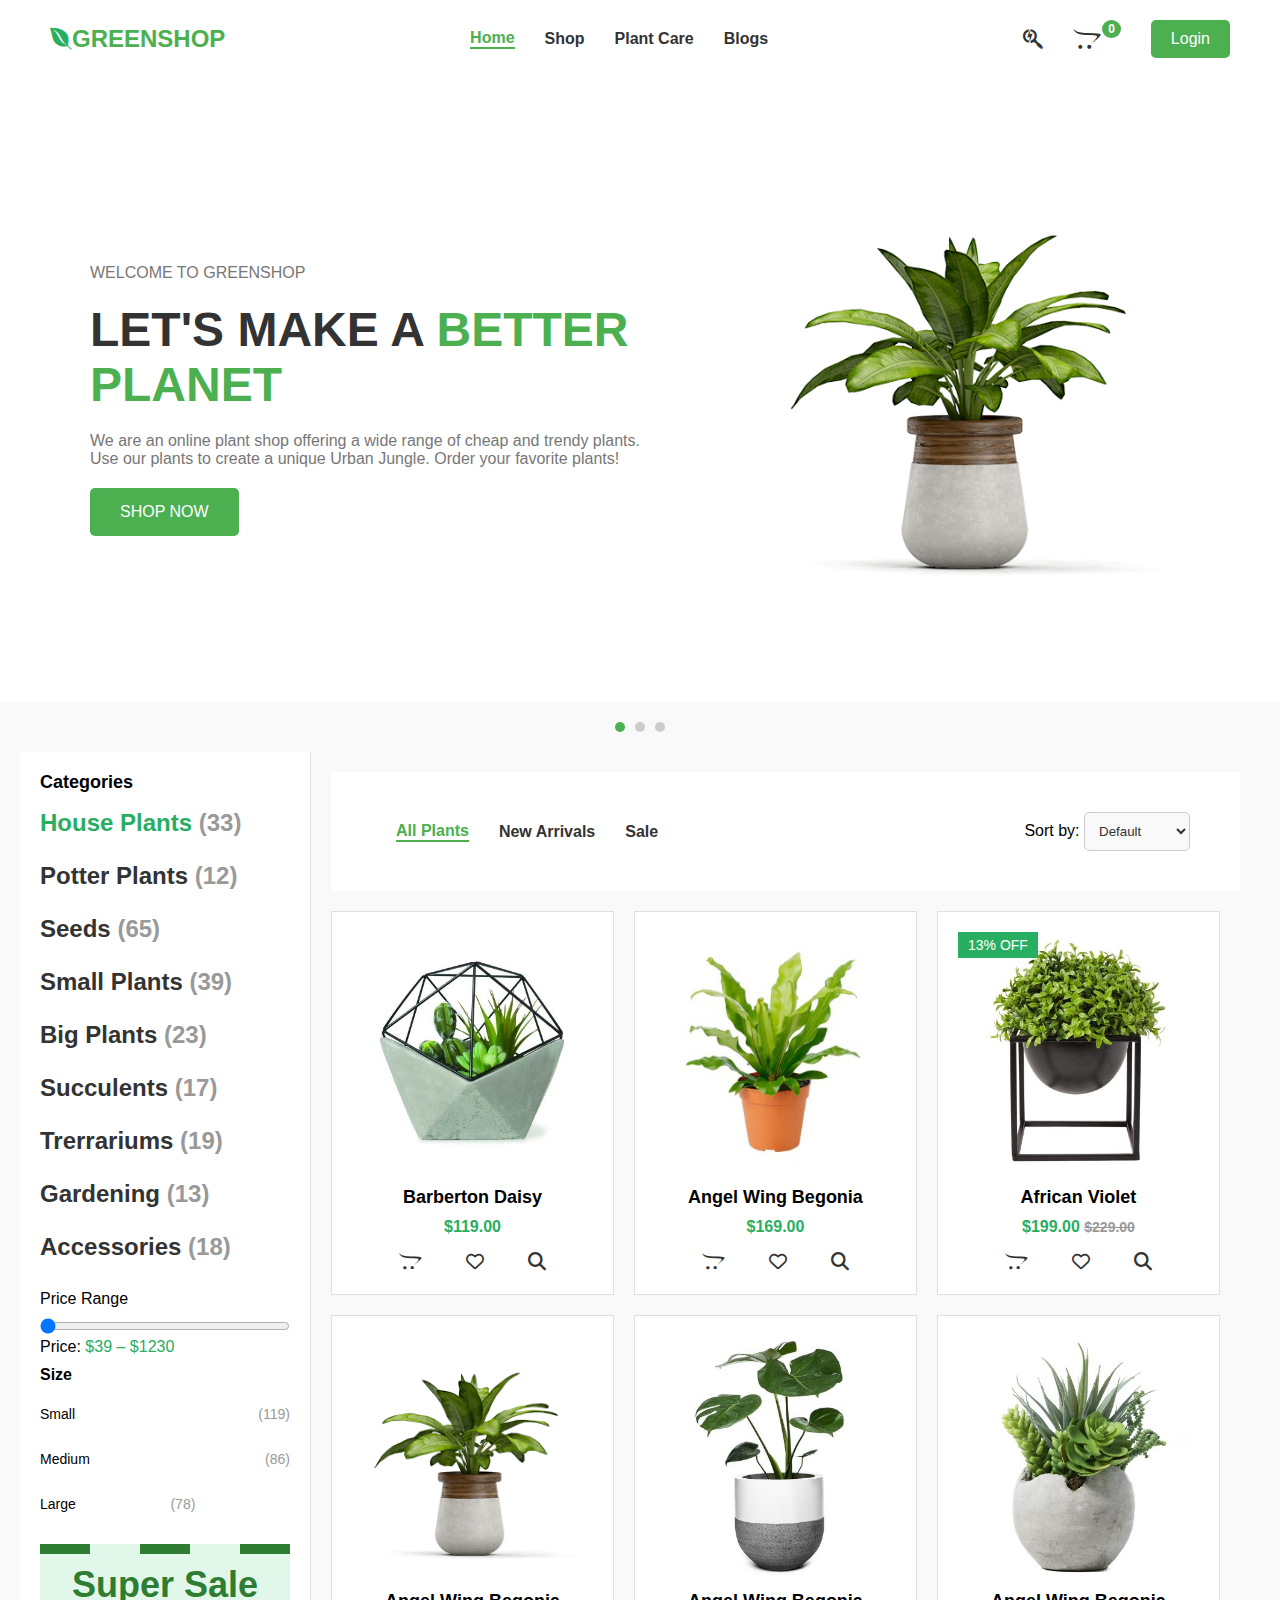
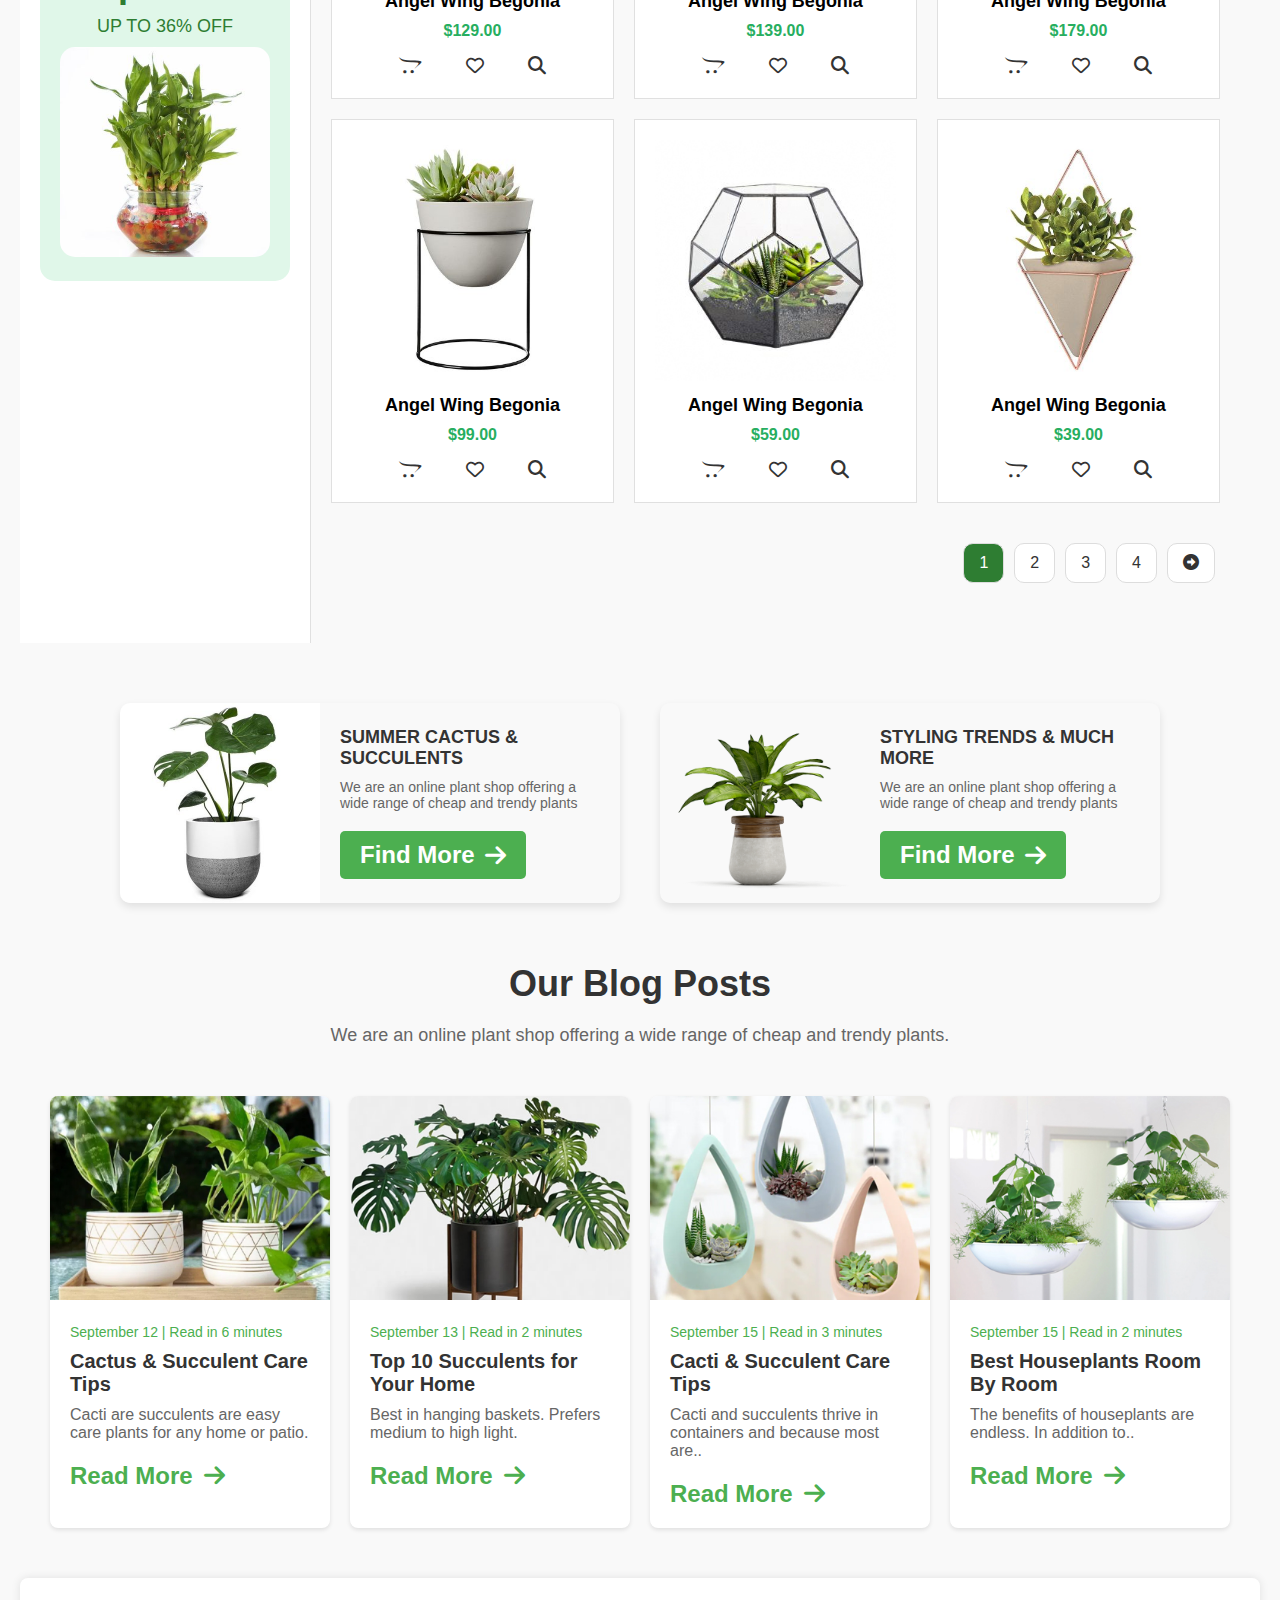
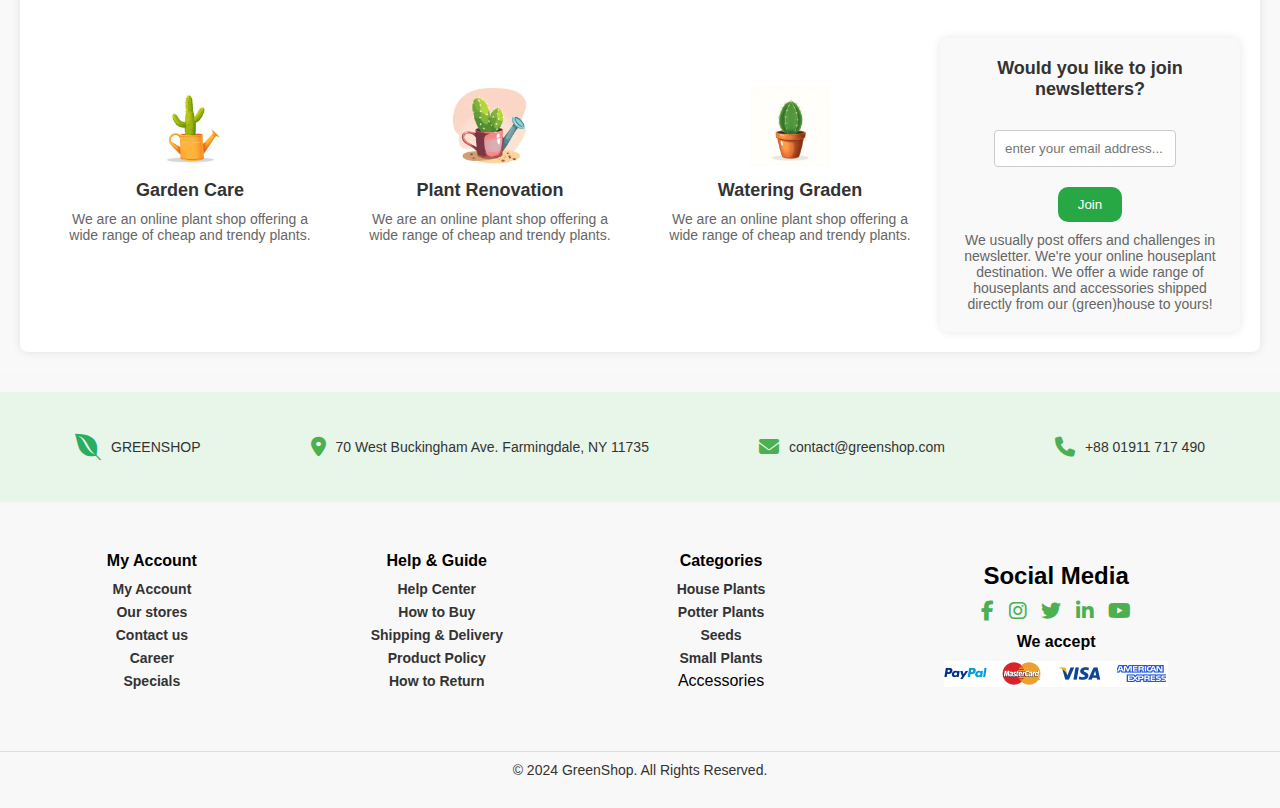
<file: index.html>
<!DOCTYPE html>
<html lang="en">

<head>
	<meta charset="UTF-8">
	<meta name="viewport" content="width=device-width, initial-scale=1.0">
	<!--tab icon-->
	<link rel="icon" href="./Work/public/logo-icon.jpg" type="image/png">
	<title>Green Shop | @bsatyajit_</title>
	<!--icon link-->
	<link rel="stylesheet" href="https://cdnjs.cloudflare.com/ajax/libs/font-awesome/6.4.0/css/all.min.css" />
	<!--font style link-->
	<link href="https://fonts.googleapis.com/css2?family=Roboto:wght@400;700&display=swap" />
	<!--css link-->
	<link rel="stylesheet" href="./Work/css/style.css">
</head>

<body>
	<header class="header">
		<div class="logo">
			<i class="fa-brands fa-envira" style="color: #27ae60;font-size:25px;"></i>
			<span><a href="./index.html">GREENSHOP</a></span>
		</div>
		<nav class="nav">
			<a href="./index.html" class="active">Home</a>
			<a href="./mainshop.html">Shop</a>
			<a href="#">Plant Care</a>
			<a href="#blog">Blogs</a>
		</nav>
		<div class="nav-icons">
			<i class="fa-brands fa-searchengin"></i>
			<div class="cart">
				<a href="./cart.html">
					<i class="fa-brands fa-opencart"></i>
					<span class="badge">0</span>
				</a>
			</div>
			<button class="login-btn" onclick="location.href='./signin-signup.html'">Login</button>
		</div>
	</header>
	<main class="main">
		<div class="main-text">
			<p>WELCOME TO GREENSHOP</p>
			<h1>LET'S MAKE A <span>BETTER PLANET</span></h1>
			<p>We are an online plant shop offering a wide range of cheap and trendy plants. Use our plants to create a
				unique Urban Jungle. Order your favorite plants!</p>
			<button class="shop-now-btn" onclick="location.href='./mainshop.html'">SHOP NOW</button>

		</div>
		<div class="main-image">
			<img src="./Work/public/01.png" alt="Large plant in a pot">
		</div>
	</main>
	<div class="pagination">
		<span class="dot active"></span>
		<span class="dot"></span>
		<span class="dot"></span>
	</div>
	<div class="container">
		<div class="sidebar">
			<h3>Categories</h3>
			<ul>
				<li><a class="active" href="#">House Plants <span>(33)</span></a></li>
				<li><a href="#">Potter Plants <span>(12)</span></a></li>
				<li><a href="#">Seeds <span>(65)</span></a></li>
				<li><a href="#">Small Plants <span>(39)</span></a></li>
				<li><a href="#">Big Plants <span>(23)</span></a></li>
				<li><a href="#">Succulents <span>(17)</span></a></li>
				<li><a href="#">Trerrariums <span>(19)</span></a></li>
				<li><a href="#">Gardening <span>(13)</span></a></li>
				<li><a href="#">Accessories <span>(18)</span></a></li>
			</ul>
			<div class="price-range">
				<p>Price Range</p>
				<input class="range-slider" type="range" min="39" max="1230" value="39" />
				<p>Price: <span style="color: #27ae60;">$39 – $1230</span></p>
			</div>
			<div class="size-section">
				<h2>Size</h2>
				<ul>
					<li>Small <span>(119)</span></li>
					<li>Medium <span>(86)</span></li>
					<li>Large <span>(78)</span><l̥l̥/li>
				</ul>
			</div>
			<div class="sale-section">
				
				<h1>Super Sale</h1>
				<p>UP TO 36% OFF</p>
				<img src="./Work/public/sale.png" alt="A plant in a glass pot with colorful pebbles">
			</div>
		</div>
		<div class="content">
			<div class="header">
				<div class="hero-section">
					<a href="#" class="active">All Plants</a>
					<a href="#">New Arrivals</a>
					<a href="#">Sale</a>
				</div>
				<div class="sort-by">Sort by:
					<select name="select">
						<option value="Default" selected>Default</option>
						<option value="Low">Low - High</option>
						<option value="High">High - Low</option>
					</select>
				</div>
			</div>
			<div class="products">
				<div class="product">
					<img src="./Work/public/image.png" alt="Barberton Daisy in a geometric pot" />
					<h4>Barberton Daisy</h4>
					<p class="price">$119.00</p>
					<div class="actions">
						<a href="./cart.html"><i class="fa-brands fa-opencart"></i></a>
						<i class="fa-regular fa-heart"></i>
						<i class="fas fa-search"></i>
					</div>
				</div>
				<div class="product">
					<img src="./Work/public/image1.jfif" alt="Angel Wing Begonia in an orange pot" />
					<h4>Angel Wing Begonia</h4>
					<p class="price">$169.00</p>
					<div class="actions">
						<a href="./cart.html"><i class="fa-brands fa-opencart"></i></a>
						<i class="fa-regular fa-heart"></i>
						<i class="fas fa-search"></i>
					</div>
				</div>
				<div class="product">
					<div class="discount">13% OFF</div>
					<img src="./Work/public/image2.png" alt="African Violet in a black pot" />
					<h4>African Violet</h4>
					<p class="price">$199.00 <span class="old-price">$229.00</span></p>
					<div class="actions">
						<a href="./cart.html"><i class="fa-brands fa-opencart"></i></a>
						<i class="fa-regular fa-heart"></i>
						<i class="fas fa-search"></i>
					</div>
				</div>
				<div class="product">
					<img src="./Work/public/image3.png" alt="Angel Wing Begonia in an orange pot" />
					<h4>Angel Wing Begonia</h4>
					<p class="price">$129.00</p>
					<div class="actions">
						<a href="./cart.html"><i class="fa-brands fa-opencart"></i></a>
						<i class="fa-regular fa-heart"></i>
						<i class="fas fa-search"></i>
					</div>
				</div>
				<div class="product">
					<img src="./Work/public/image4.png" alt="Angel Wing Begonia in an orange pot" />
					<h4>Angel Wing Begonia</h4>
					<p class="price">$139.00</p>
					<div class="actions">
						<a href="./cart.html"><i class="fa-brands fa-opencart"></i></a>
						<i class="fa-regular fa-heart"></i>
						<i class="fas fa-search"></i>
					</div>
				</div>
				<div class="product">
					<img src="./Work/public/image5.png" alt="Angel Wing Begonia in an orange pot" />
					<h4>Angel Wing Begonia</h4>
					<p class="price">$179.00</p>
					<div class="actions">
						<a href="./cart.html"><i class="fa-brands fa-opencart"></i></a>
						<i class="fa-regular fa-heart"></i>
						<i class="fas fa-search"></i>
					</div>
				</div>
				<div class="product">
					<img src="./Work/public/image6.png" alt="Angel Wing Begonia in an orange pot" />
					<h4>Angel Wing Begonia</h4>
					<p class="price">$99.00</p>
					<div class="actions">
						<a href="./cart.html"><i class="fa-brands fa-opencart"></i></a>
						<i class="fa-regular fa-heart"></i>
						<i class="fas fa-search"></i>
					</div>
				</div>
				<div class="product">
					<img src="./Work/public/image7.jfif" alt="Angel Wing Begonia in an orange pot" />
					<h4>Angel Wing Begonia</h4>
					<p class="price">$59.00</p>
					<div class="actions">
						<a href="./cart.html"><i class="fa-brands fa-opencart"></i></a>
						<i class="fa-regular fa-heart"></i>
						<i class="fas fa-search"></i>
					</div>
				</div>
				<div class="product">
					<img src="./Work/public/image8.png" alt="Angel Wing Begonia in an orange pot" />
					<h4>Angel Wing Begonia</h4>
					<p class="price">$39.00</p>
					<div class="actions">
						<a href="./cart.html"><i class="fa-brands fa-opencart"></i></a>
						<i class="fa-regular fa-heart"></i>
						<i class="fas fa-search"></i>
					</div>
				</div>
			</div>
			<div class="pagsination">
				<button class="active">
					1
				</button>
				<button>
					2
				</button>
				<button>
					3
				</button>
				<button>
					4
				</button>
				<button>
					<i class="fa-solid fa-circle-right fa-fade"></i>
				</button>
			</div>
		</div>
	</div>
	<div class="box">
		<div class="card">
			<img src="./Work/public/image4.png" alt="A potted plant with large green leaves">
			<div class="card-content">
				<h3>SUMMER CACTUS &amp; SUCCULENTS</h3>
				<p>We are an online plant shop offering a wide range of cheap and trendy plants</p>
				<a class="btn" href="#">Find More <i class="fas fa-arrow-right"></i></a>
			</div>
		</div>
		<div class="card">
			<img src="./Work/public/image3.png" alt="A potted plant with small green leaves in a black pot">
			<div class="card-content">
				<h3>STYLING TRENDS &amp; MUCH MORE</h3>
				<p>We are an online plant shop offering a wide range of cheap and trendy plants</p>
				<a class="btn" href="#">Find More <i class="fas fa-arrow-right"></i></a>
			</div>
		</div>
	</div>
	<div class="blog" id="blog">
		<div class="blog-header">
			<h1>
				Our Blog Posts
			</h1>
			<p>
				We are an online plant shop offering a wide range of cheap and trendy plants.
			</p>
		</div>
		<div class="blog-posts">
			<div class="blog-post">
				<img src="./Work/public/image9.jfif" />
				<div class="blog-post-content">
					<div class="date">
						September 12 | Read in 6 minutes
					</div>
					<h2>
						Cactus &amp; Succulent Care Tips
					</h2>
					<p>
						Cacti are succulents are easy care plants for any home or patio.
					</p>
					<a href="#">
						Read More
						<i class="fas fa-arrow-right">
						</i>
					</a>
				</div>
			</div>
			<div class="blog-post">
				<img src="./Work/public/image10.jfif" />
				<div class="blog-post-content">
					<div class="date">
						September 13 | Read in 2 minutes
					</div>
					<h2>
						Top 10 Succulents for Your Home
					</h2>
					<p>
						Best in hanging baskets. Prefers medium to high light.
					</p>
					<a href="#">
						Read More
						<i class="fas fa-arrow-right">
						</i>
					</a>
				</div>
			</div>
			<div class="blog-post">
				<img src="./Work/public/image11.jfif" />
				<div class="blog-post-content">
					<div class="date">
						September 15 | Read in 3 minutes
					</div>
					<h2>
						Cacti &amp; Succulent Care Tips
					</h2>
					<p>
						Cacti and succulents thrive in containers and because most are..
					</p>
					<a href="#">
						Read More
						<i class="fas fa-arrow-right">
						</i>
					</a>
				</div>
			</div>
			<div class="blog-post">
				<img src="./Work/public/image12.jfif" />
				<div class="blog-post-content">
					<div class="date">
						September 15 | Read in 2 minutes
					</div>
					<h2>
						Best Houseplants Room By Room
					</h2>
					<p>
						The benefits of houseplants are endless. In addition to..
					</p>
					<a href="#">
						Read More
						<i class="fas fa-arrow-right">
						</i>
					</a>
				</div>
			</div>
		</div>
	</div>
	<div class="bottom">
		<div class="service">
			<img src="./Work/public/footer2.jpg" />
			<h3>
				Garden Care
			</h3>
			<p>
				We are an online plant shop offering a wide range of cheap and trendy plants.
			</p>
		</div>
		<div class="service">
			<img src="./Work/public/footer1.jpg" />
			<h3>
				Plant Renovation
			</h3>
			<p>
				We are an online plant shop offering a wide range of cheap and trendy plants.
			</p>
		</div>
		<div class="service">
			<img src="./Work/public/footer3.jpg" />
			<h3>
				Watering Graden
			</h3>
			<p>
				We are an online plant shop offering a wide range of cheap and trendy plants.
			</p>
		</div>
		<div class="newsletter">
			<h3>
				Would you like to join newsletters?
			</h3>
			<form>
				<input placeholder="enter your email address..." type="email" />
				<button type="submit">
					Join
				</button>
			</form>
			<p>
				We usually post offers and challenges in newsletter. We're your online houseplant destination. We offer
				a
				wide range of houseplants and accessories shipped directly from our (green)house to yours!
			</p>
		</div>
	</div>
	<footer class="footer">
		<div class="footer-top">
			<div class="container">
				<div>
					<i class="fa-brands fa-envira" style="color: #27ae60;font-size:30px;"></i>
					<p>
						GREENSHOP
					</p>
				</div>
				<div>
					<i class="fas fa-map-marker-alt">
					</i>
					<p>
						70 West Buckingham Ave. Farmingdale, NY 11735
					</p>
				</div>
				<div>
					<i class="fas fa-envelope">
					</i>
					<p>
						contact@greenshop.com
					</p>
				</div>
				<div>
					<i class="fas fa-phone">
					</i>
					<p>
						+88 01911 717 490
					</p>
				</div>
			</div>
		</div>
		<div class="footer-middle">
			<div class="container">
				<div>
					<h4>
						My Account
					</h4>
					<ul>
						<li>
							<a href="#">
								My Account
							</a>
						</li>
						<li>
							<a href="#">
								Our stores
							</a>
						</li>
						<li>
							<a href="#">
								Contact us
							</a>
						</li>
						<li>
							<a href="#">
								Career
							</a>
						</li>
						<li>
							<a href="#">
								Specials
							</a>
						</li>
					</ul>
				</div>
				<div>
					<h4>
						Help &amp; Guide
					</h4>
					<ul>
						<li>
							<a href="#">
								Help Center
							</a>
						</li>
						<li>
							<a href="#">
								How to Buy
							</a>
						</li>
						<li>
							<a href="#">
								Shipping &amp; Delivery
							</a>
						</li>
						<li>
							<a href="#">
								Product Policy
							</a>
						</li>
						<li>
							<a href="#">
								How to Return
							</a>
						</li>
					</ul>
				</div>
				<div>
					<h4>Categories</h4>
					<ul>
						<li><a href="#">House Plants</a></li>
						<li><a href="#">Potter Plants</a></li>
						<li><a href="#">Seeds</a></li>
						<li><a href="#">Small Plants</a></li>
						<li><a href="#"></a>Accessories</a></li>
					</ul>
				</div>
				<div>
					<div class="social-media">
						<h2>Social Media</h2>
						<div class="social-icons">
							<a href="#"><i class="fab fa-facebook-f"></i></a>
							<a href="#"><i class="fab fa-instagram"></i></a>
							<a href="#"><i class="fab fa-twitter"></i></a>
							<a href="#"><i class="fab fa-linkedin-in"></i></a>
							<a href="#"><i class="fab fa-youtube"></i></a>
						</div>
					</div>
					<h4>
						We accept
					</h4>
					<div class="payment-methods">
						<img src="./Work/public/pay.png" alt="">
					</div>
				</div>
			</div>
		</div>
		<div class="footer-bottom">
			<p>
				&copy; 2024 GreenShop. All Rights Reserved.
			</p>
		</div>
	</footer>
	<script src="./Work/js/main.js"></script>
</body>

</html>
</file>
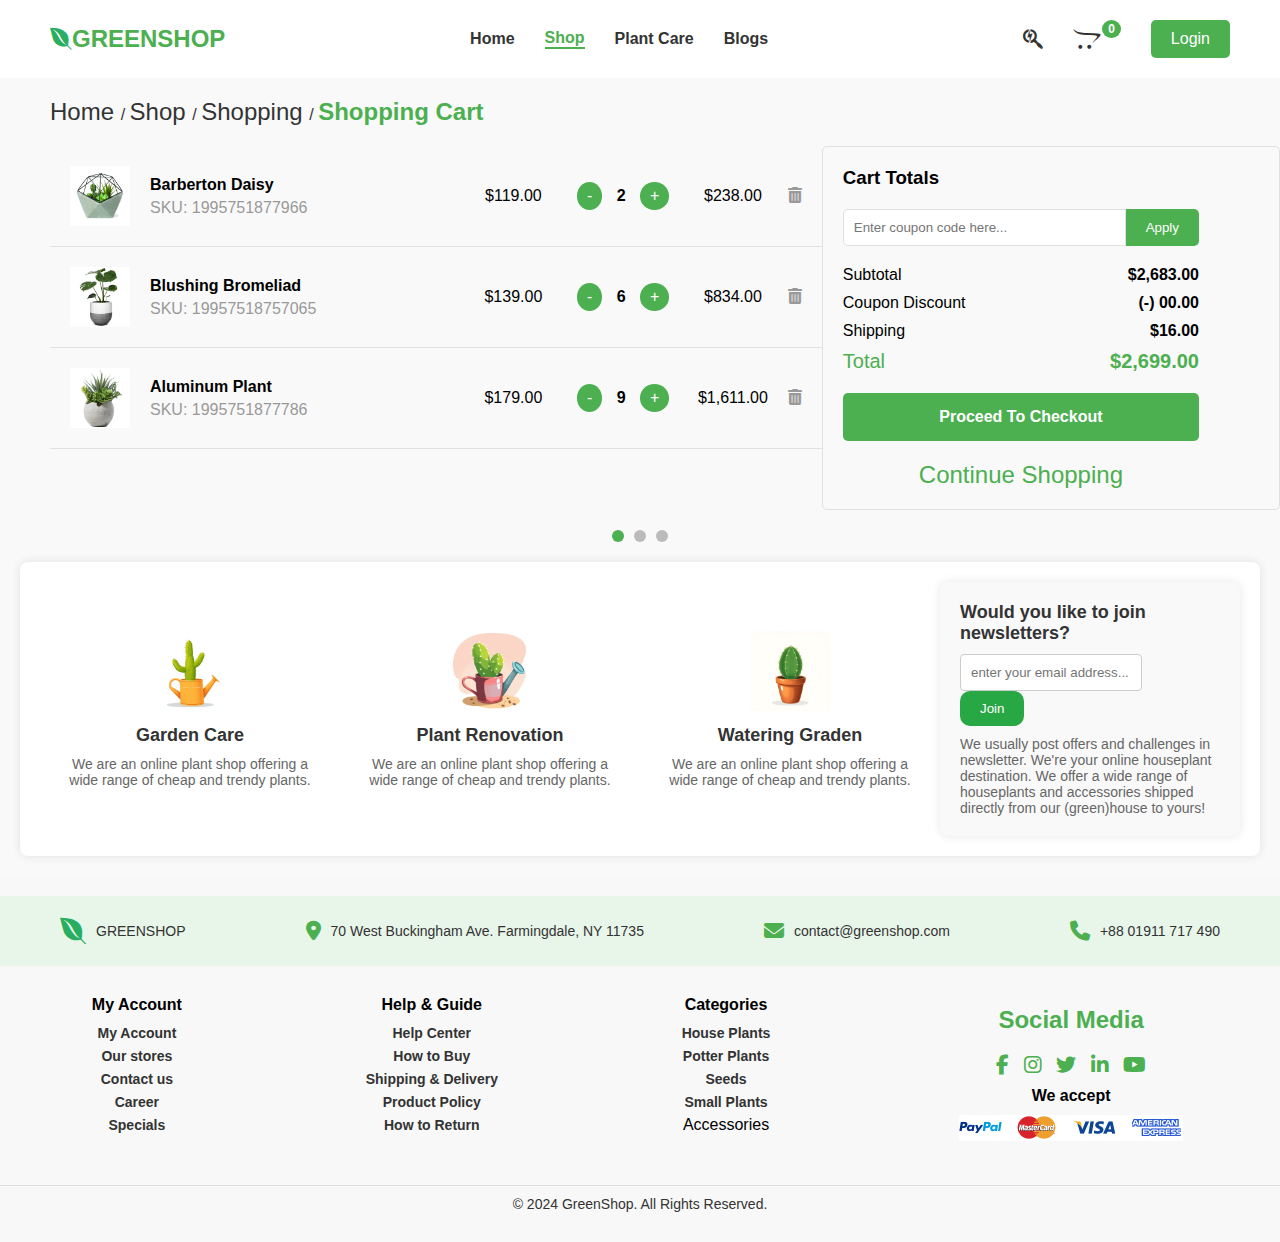
<file: cart.html>
<!DOCTYPE html>
<html lang="en">

<head>
	<meta charset="UTF-8">
	<meta name="viewport" content="width=device-width, initial-scale=1.0">
	<!--tab icon-->
	<link rel="icon" href="./Work/public/logo-icon.jpg" type="image/png">
	<title>Green Shop | @bsatyajit_</title>
	<link rel="stylesheet" href="./Work/css/cart.css">
	<!--icon link-->
	<link rel="stylesheet" href="https://cdnjs.cloudflare.com/ajax/libs/font-awesome/6.4.0/css/all.min.css" />
	<!--font style link-->
	<link href="https://fonts.googleapis.com/css2?family=Roboto:wght@400;700&display=swap" />
</head>

<body>
	<header class="header">
		<div class="logo">
			<i class="fa-brands fa-envira" style="color: #27ae60;font-size:25px;"></i>
			<span><a href="./index.html">GREENSHOP</a></span>
		</div>
		<nav class="nav">
			<a href="./index.html">Home</a>
			<a href="./mainshop.html" class="active">Shop</a>
			<a href="#">Plant Care</a>
			<a href="#">Blogs</a>
		</nav>
		<div class="nav-icons">
			<i class="fa-brands fa-searchengin"></i>
			<div class="cart">
				<a href="./cart.html">
					<i class="fa-brands fa-opencart"></i>
					<span class="badge">0</span>
				</a>
			</div>
			<button class="login-btn">Login</button>
		</div>
	</header>
	<div class="breadcrumb">
		<a href="./index.html">
			Home
		</a>
		/
		<a href="./mainshop.html">
			Shop
		</a>
		/
		<a href="./shop.html">
			Shopping
		</a>/
		<a class="active" href="./cart.html">
			Shopping Cart
		</a>
	</div>
	<div class="cart">
		<div class="products">
			<div class="product">
				<img src="./Work/public/image.png" alt="">
				<div class="details">
					<p class="name">
						Barberton Daisy
					</p>
					<p class="sku">
						SKU: 1995751877966
					</p>
				</div>
				<div class="price">
					$119.00
				</div>
				<div class="quantity">
					<button class="btn">
						-
					</button>
					<span class="count">
						2
					</span>
					<button class="btn">
						+
					</button>
				</div>
				<div class="total">
					$238.00
				</div>
				<div class="remove">
					<i class="fas fa-trash-alt">
					</i>
				</div>
			</div>
			<div class="product">
				<img src="./Work/public/image4.png" alt="">
				<div class="details">
					<p class="name">
						Blushing Bromeliad
					</p>
					<p class="sku">
						SKU: 19957518757065
					</p>
				</div>
				<div class="price">
					$139.00
				</div>
				<div class="quantity">
					<button class="btn">
						-
					</button>
					<span class="count">
						6
					</span>
					<button class="btn">
						+
					</button>
				</div>
				<div class="total">
					$834.00
				</div>
				<div class="remove">
					<i class="fas fa-trash-alt">
					</i>
				</div>
			</div>
			<div class="product">
				<img src="./Work/public/image5.png" alt="">
				<div class="details">
					<p class="name">
						Aluminum Plant
					</p>
					<p class="sku">
						SKU: 1995751877786
					</p>
				</div>
				<div class="price">
					$179.00
				</div>
				<div class="quantity">
					<button class="btn">
						-
					</button>
					<span class="count">
						9
					</span>
					<button class="btn">
						+
					</button>
				</div>
				<div class="total">
					$1,611.00
				</div>
				<div class="remove">
					<i class="fas fa-trash-alt">
					</i>
				</div>
			</div>
		</div>
		<div class="summary">
			<h3>
				Cart Totals
			</h3>
			<div class="coupon">
				<input placeholder="Enter coupon code here..." type="text" />
				<button>
					Apply
				</button>
			</div>
			<div class="totals">
				<p>
					Subtotal
					<span>
						$2,683.00
					</span>
				</p>
				<p>
					Coupon Discount
					<span>
						(-) 00.00
					</span>
				</p>
				<p>
					Shipping
					<span>
						$16.00
					</span>
				</p>
				<p class="total">
					Total
					<span>
						$2,699.00
					</span>
				</p>
			</div>
			<button class="checkout-btn" onclick="window.location.href='./checkout.html'">
				Proceed To Checkout
			</button>
			<div class="continue-shopping">
				<a href="#">
					Continue Shopping
				</a>
			</div>
		</div>
	</div>
	
		<div class="pagination">
			<span class="dot active">
			</span>
			<span class="dot">
			</span>
			<span class="dot">
			</span>
		</div>
	</div>
	<div class="bottom">
		<div class="service">
			<img src="./Work/public/footer2.jpg" />
			<h3>
				Garden Care
			</h3>
			<p>
				We are an online plant shop offering a wide range of cheap and trendy plants.
			</p>
		</div>
		<div class="service">
			<img src="./Work/public/footer1.jpg" />
			<h3>
				Plant Renovation
			</h3>
			<p>
				We are an online plant shop offering a wide range of cheap and trendy plants.
			</p>
		</div>
		<div class="service">
			<img src="./Work/public/footer3.jpg" />
			<h3>
				Watering Graden
			</h3>
			<p>
				We are an online plant shop offering a wide range of cheap and trendy plants.
			</p>
		</div>
		<div class="newsletter">
			<h3>
				Would you like to join newsletters?
			</h3>
			<form>
				<input placeholder="enter your email address..." type="email" />
				<button type="submit">
					Join
				</button>
			</form>
			<p>
				We usually post offers and challenges in newsletter. We're your online houseplant destination. We offer
				a
				wide range of houseplants and accessories shipped directly from our (green)house to yours!
			</p>
		</div>
	</div>
	<footer class="footer">
		<div class="footer-top">
			<div class="container">
				<div>
					<i class="fa-brands fa-envira" style="color: #27ae60;font-size:30px;"></i>
					<p>
						GREENSHOP
					</p>
				</div>
				<div>
					<i class="fas fa-map-marker-alt">
					</i>
					<p>
						70 West Buckingham Ave. Farmingdale, NY 11735
					</p>
				</div>
				<div>
					<i class="fas fa-envelope">
					</i>
					<p>
						contact@greenshop.com
					</p>
				</div>
				<div>
					<i class="fas fa-phone">
					</i>
					<p>
						+88 01911 717 490
					</p>
				</div>
			</div>
		</div>
		<div class="footer-middle">
			<div class="container">
				<div>
					<h4>
						My Account
					</h4>
					<ul>
						<li>
							<a href="#">
								My Account
							</a>
						</li>
						<li>
							<a href="#">
								Our stores
							</a>
						</li>
						<li>
							<a href="#">
								Contact us
							</a>
						</li>
						<li>
							<a href="#">
								Career
							</a>
						</li>
						<li>
							<a href="#">
								Specials
							</a>
						</li>
					</ul>
				</div>
				<div>
					<h4>
						Help &amp; Guide
					</h4>
					<ul>
						<li>
							<a href="#">
								Help Center
							</a>
						</li>
						<li>
							<a href="#">
								How to Buy
							</a>
						</li>
						<li>
							<a href="#">
								Shipping &amp; Delivery
							</a>
						</li>
						<li>
							<a href="#">
								Product Policy
							</a>
						</li>
						<li>
							<a href="#">
								How to Return
							</a>
						</li>
					</ul>
				</div>
				<div>
					<h4>Categories</h4>
					<ul>
						<li><a href="#">House Plants</a></li>
						<li><a href="#">Potter Plants</a></li>
						<li><a href="#">Seeds</a></li>
						<li><a href="#">Small Plants</a></li>
						<li><a href="#"></a>Accessories</a></li>
					</ul>
				</div>
				<div>
					<div class="social-media">
						<h2>Social Media</h2>
						<div class="social-icons">
							<a href="#"><i class="fab fa-facebook-f"></i></a>
							<a href="#"><i class="fab fa-instagram"></i></a>
							<a href="#"><i class="fab fa-twitter"></i></a>
							<a href="#"><i class="fab fa-linkedin-in"></i></a>
							<a href="#"><i class="fab fa-youtube"></i></a>
						</div>
					</div>
					<h4>
						We accept
					</h4>
					<div class="payment-methods">
						<img src="./Work/public/pay.png" alt="">
					</div>
				</div>
			</div>
		</div>
		<div class="footer-bottom">
			<p>
				&copy; 2024 GreenShop. All Rights Reserved.
			</p>
		</div>
	</footer>
</body>

</html>
</file>
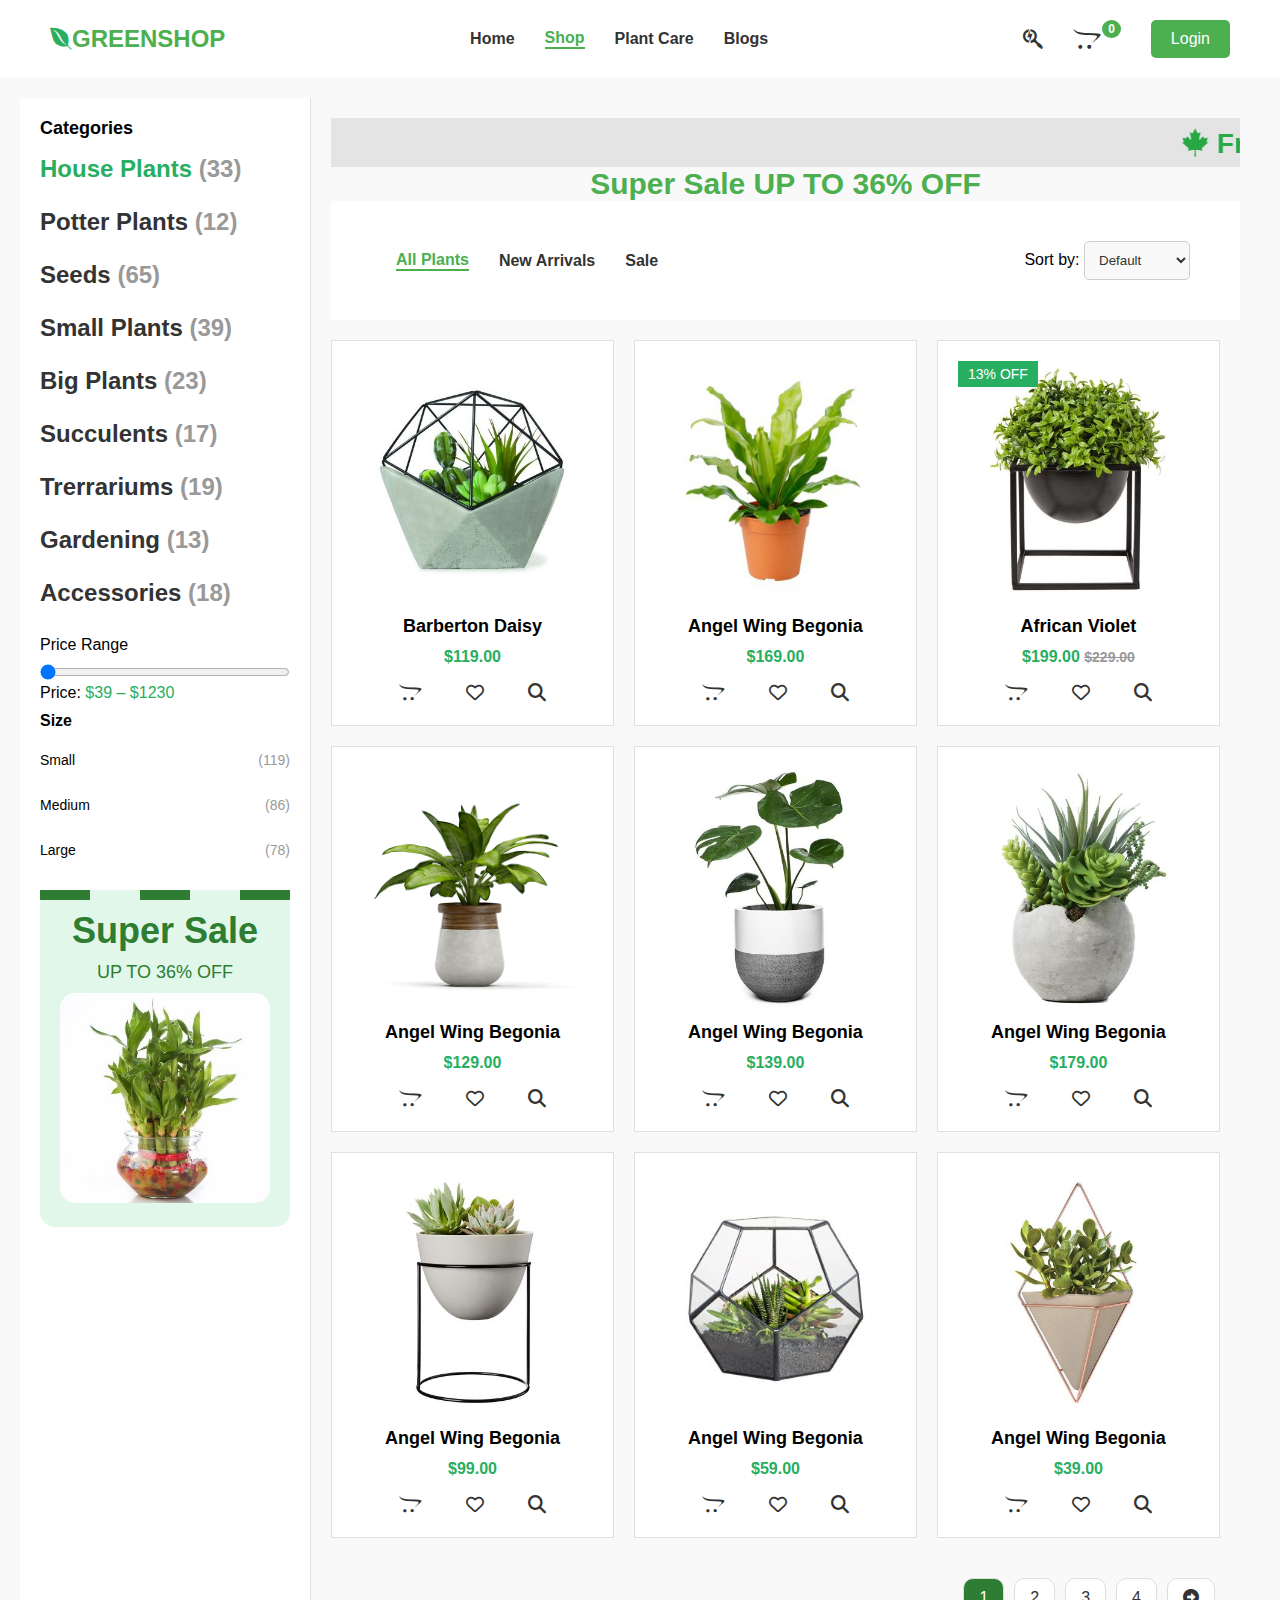
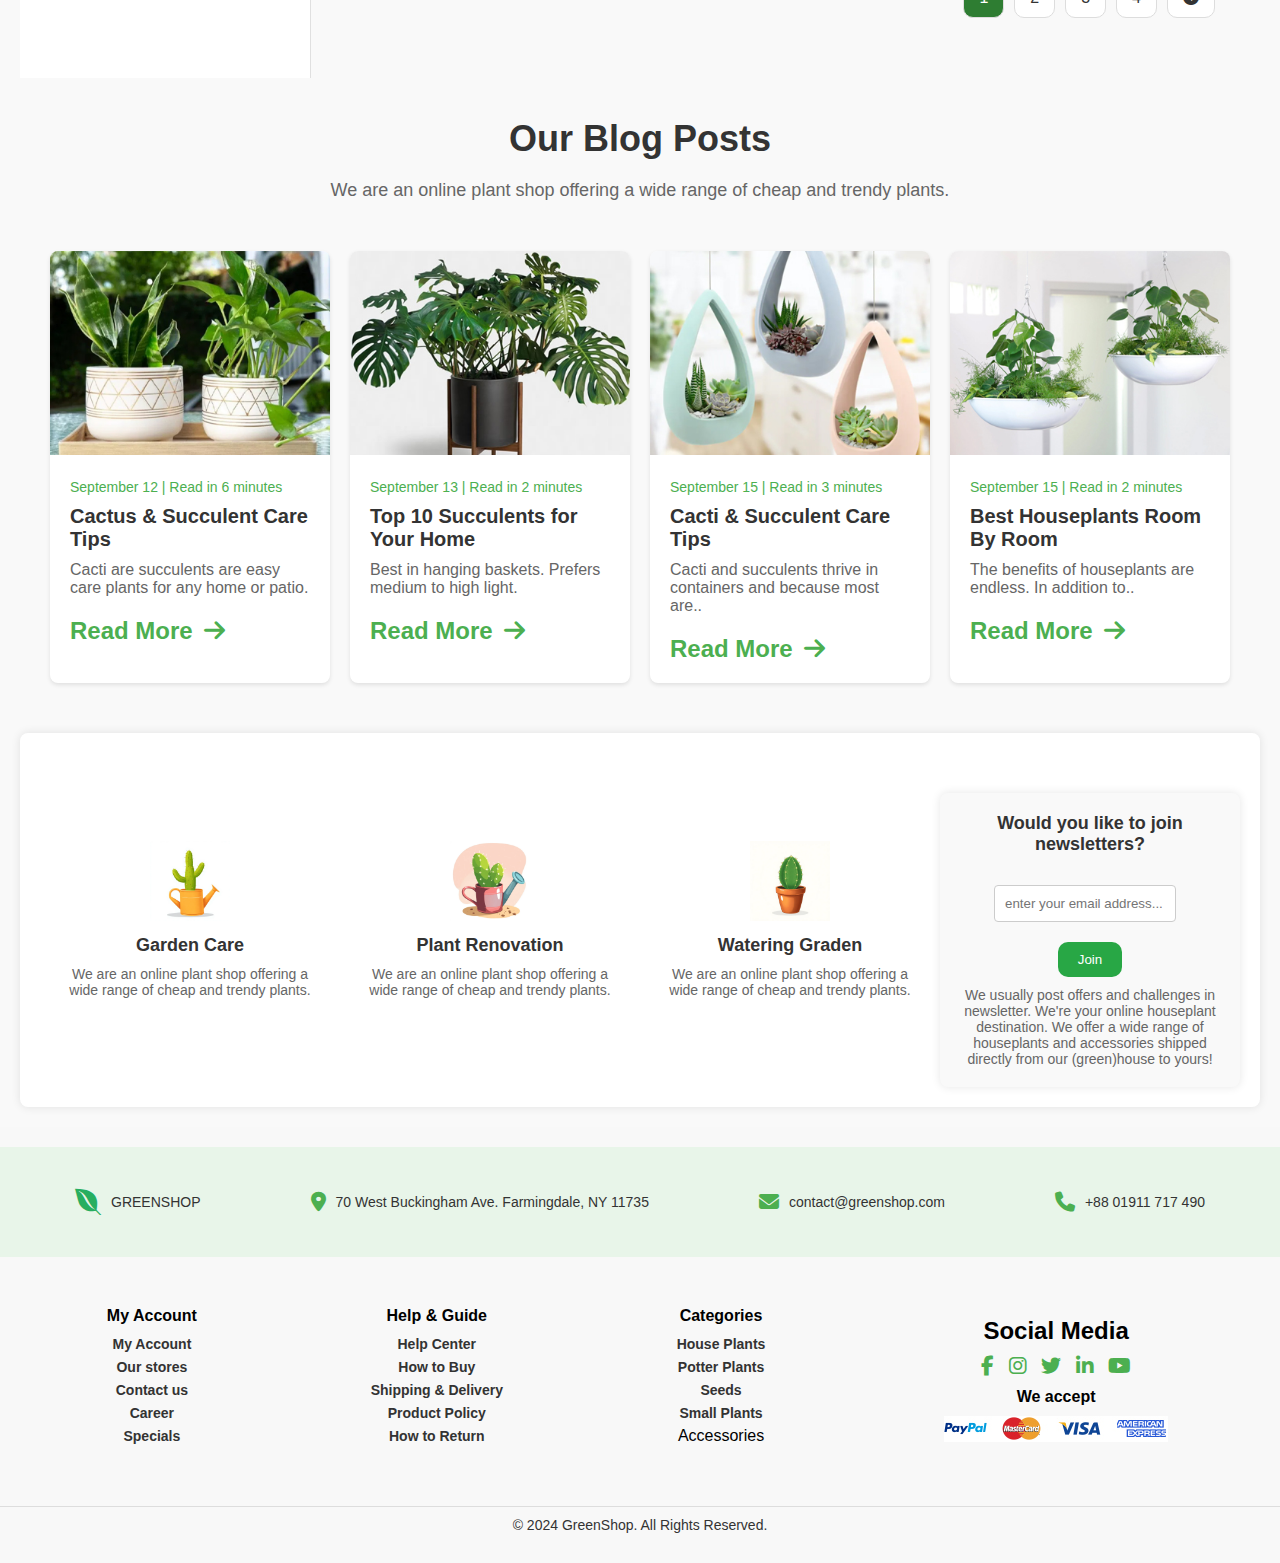
<file: mainshop.html>
<!DOCTYPE html>
<html lang="en">

<head>
	<meta charset="UTF-8">
	<meta name="viewport" content="width=device-width, initial-scale=1.0">
	<!--tab icon-->
	<link rel="icon" href="./Work/public/logo-icon.jpg" type="image/png">
	<title>Green Shop | @bsatyajit_</title>
	<!--icon link-->
	<link rel="stylesheet" href="https://cdnjs.cloudflare.com/ajax/libs/font-awesome/6.4.0/css/all.min.css" />
	<!--font style link-->
	<link href="https://fonts.googleapis.com/css2?family=Roboto:wght@400;700&display=swap" />
	<!--CSS link-->
	<link rel="stylesheet" href="./Work/css/mainshop.css">
</head>

<body>
	<header class="header">
		<div class="logo">
			<i class="fa-brands fa-envira" style="color: #27ae60;font-size:25px;"></i>
			<span><a href="./index.html">GREENSHOP</a></span>
		</div>
		<nav class="nav">
			<a href="./index.html">Home</a>
			<a href="./mainshop.html" class="active">Shop</a>
			<a href="#">Plant Care</a>
			<a href="#blog">Blogs</a>
		</nav>
		<div class="nav-icons">
			<i class="fa-brands fa-searchengin"></i>
			<div class="cart">
				<a href="./cart.html">
					<i class="fa-brands fa-opencart"></i>
					<span class="badge">0</span>
				</a>
			</div>
			<button class="login-btn">Login</button>
		</div>
	</header>
	<div class="container">
		<div class="sidebar">
			<h3>Categories</h3>
			<ul>
				<li><a class="active" href="#">House Plants <span>(33)</span></a></li>
				<li><a href="#">Potter Plants <span>(12)</span></a></li>
				<li><a href="#">Seeds <span>(65)</span></a></li>
				<li><a href="#">Small Plants <span>(39)</span></a></li>
				<li><a href="#">Big Plants <span>(23)</span></a></li>
				<li><a href="#">Succulents <span>(17)</span></a></li>
				<li><a href="#">Trerrariums <span>(19)</span></a></li>
				<li><a href="#">Gardening <span>(13)</span></a></li>
				<li><a href="#">Accessories <span>(18)</span></a></li>
			</ul>
			<div class="price-range">
				<p>Price Range</p>
				<input class="range-slider" type="range" min="39" max="1230" value="39" />
				<p>Price: <span style="color: #27ae60;">$39 – $1230</span></p>
			</div>
			<div class="size-section">
				<h2>Size</h2>
				<ul>
					<li>Small <span>(119)</span></li>
					<li>Medium <span>(86)</span></li>
					<li>Large <span>(78)</span></li>
				</ul>
			</div>
			<div class="sale-section">
				<h1>Super Sale</h1>
				<p>UP TO 36% OFF</p>
				<img src="./Work/public/sale.png" alt="A plant in a glass pot with colorful pebbles">
			</div>
		</div>
		<div class="content">
			<div class="marque">
				<h2>
					<marquee behavior="" direction="">
						<i class="fa-brands fa-canadian-maple-leaf fa-beat"></i>
						Free delivery on orders above Rs 1500/-
						<i class="fa-brands fa-canadian-maple-leaf fa-beat"></i>
					</marquee>
				</h2>
				<h3>Super Sale UP TO 36% OFF</h3>
			</div>
			<div class="header">
				<div class="hero-section">
					<a href="#" class="active">All Plants</a>
					<a href="#">New Arrivals</a>
					<a href="#">Sale</a>
				</div>
				<div class="sort-by">Sort by:
					<select name="select">
						<option value="Default" selected>Default</option>
						<option value="Low">Low - High</option>
						<option value="High">High - Low</option>
					</select>
				</div>
			</div>
			<div class="products">
				<div class="product">
					<img src="./Work/public/image.png" alt="Barberton Daisy in a geometric pot" />
					<h4>Barberton Daisy</h4>
					<p class="price">$119.00</p>
					<div class="actions">
						<a href="./shop.html"><i class="fa-brands fa-opencart"></i></a>
						<i class="fa-regular fa-heart"></i>
						<i class="fas fa-search"></i>
					</div>
				</div>
				<div class="product">
					<img src="./Work/public/image1.jfif" alt="Angel Wing Begonia in an orange pot" />
					<h4>Angel Wing Begonia</h4>
					<p class="price">$169.00</p>
					<div class="actions">
						<a href="./shop.html"><i class="fa-brands fa-opencart"></i></a>
						<i class="fa-regular fa-heart"></i>
						<i class="fas fa-search"></i>
					</div>
				</div>
				<div class="product">
					<div class="discount">13% OFF</div>
					<img src="./Work/public/image2.png" alt="African Violet in a black pot" />
					<h4>African Violet</h4>
					<p class="price">$199.00 <span class="old-price">$229.00</span></p>
					<div class="actions">
						<a href="./shop.html"><i class="fa-brands fa-opencart"></i></a>
						<i class="fa-regular fa-heart"></i>
						<i class="fas fa-search"></i>
					</div>
				</div>
				<div class="product">
					<img src="./Work/public/image3.png" alt="Angel Wing Begonia in an orange pot" />
					<h4>Angel Wing Begonia</h4>
					<p class="price">$129.00</p>
					<div class="actions">
						<a href="./shop.html"><i class="fa-brands fa-opencart"></i></a>
						<i class="fa-regular fa-heart"></i>
						<i class="fas fa-search"></i>
					</div>
				</div>
				<div class="product">
					<img src="./Work/public/image4.png" alt="Angel Wing Begonia in an orange pot" />
					<h4>Angel Wing Begonia</h4>
					<p class="price">$139.00</p>
					<div class="actions">
						<a href="./shop.html"><i class="fa-brands fa-opencart"></i></a>
						<i class="fa-regular fa-heart"></i>
						<i class="fas fa-search"></i>
					</div>
				</div>
				<div class="product">
					<img src="./Work/public/image5.png" alt="Angel Wing Begonia in an orange pot" />
					<h4>Angel Wing Begonia</h4>
					<p class="price">$179.00</p>
					<div class="actions">
						<a href="./shop.html"><i class="fa-brands fa-opencart"></i></a>
						<i class="fa-regular fa-heart"></i>
						<i class="fas fa-search"></i>
					</div>
				</div>
				<div class="product">
					<img src="./Work/public/image6.png" alt="Angel Wing Begonia in an orange pot" />
					<h4>Angel Wing Begonia</h4>
					<p class="price">$99.00</p>
					<div class="actions">
						<a href="./shop.html"><i class="fa-brands fa-opencart"></i></a>
						<i class="fa-regular fa-heart"></i>
						<i class="fas fa-search"></i>
					</div>
				</div>
				<div class="product">
					<img src="./Work/public/image7.jfif" alt="Angel Wing Begonia in an orange pot" />
					<h4>Angel Wing Begonia</h4>
					<p class="price">$59.00</p>
					<div class="actions">
						<a href="./shop.html"><i class="fa-brands fa-opencart"></i></a>
						<i class="fa-regular fa-heart"></i>
						<i class="fas fa-search"></i>
					</div>
				</div>
				<div class="product">
					<img src="./Work/public/image8.png" alt="Angel Wing Begonia in an orange pot" />
					<h4>Angel Wing Begonia</h4>
					<p class="price">$39.00</p>
					<div class="actions">
						<a href="./shop.html"><i class="fa-brands fa-opencart"></i></a>
						<i class="fa-regular fa-heart"></i>
						<i class="fas fa-search"></i>
					</div>
				</div>
			</div>
			<div class="pagsination">
				<button class="active">
					1
				</button>
				<button>
					2
				</button>
				<button>
					3
				</button>
				<button>
					4
				</button>
				<button>
					<i class="fa-solid fa-circle-right fa-fade"></i>
				</button>
			</div>
		</div>
	</div>
	<div class="blog" id="blog">
		<div class="blog-header">
			<h1>
				Our Blog Posts
			</h1>
			<p>
				We are an online plant shop offering a wide range of cheap and trendy plants.
			</p>
		</div>
		<div class="blog-posts">
			<div class="blog-post">
				<img src="./Work/public/image9.jfif" />
				<div class="blog-post-content">
					<div class="date">
						September 12 | Read in 6 minutes
					</div>
					<h2>
						Cactus &amp; Succulent Care Tips
					</h2>
					<p>
						Cacti are succulents are easy care plants for any home or patio.
					</p>
					<a href="#">
						Read More
						<i class="fas fa-arrow-right">
						</i>
					</a>
				</div>
			</div>
			<div class="blog-post">
				<img src="./Work/public/image10.jfif" />
				<div class="blog-post-content">
					<div class="date">
						September 13 | Read in 2 minutes
					</div>
					<h2>
						Top 10 Succulents for Your Home
					</h2>
					<p>
						Best in hanging baskets. Prefers medium to high light.
					</p>
					<a href="#">
						Read More
						<i class="fas fa-arrow-right">
						</i>
					</a>
				</div>
			</div>
			<div class="blog-post">
				<img src="./Work/public/image11.jfif" />
				<div class="blog-post-content">
					<div class="date">
						September 15 | Read in 3 minutes
					</div>
					<h2>
						Cacti &amp; Succulent Care Tips
					</h2>
					<p>
						Cacti and succulents thrive in containers and because most are..
					</p>
					<a href="#">
						Read More
						<i class="fas fa-arrow-right">
						</i>
					</a>
				</div>
			</div>
			<div class="blog-post">
				<img src="./Work/public/image12.jfif" />
				<div class="blog-post-content">
					<div class="date">
						September 15 | Read in 2 minutes
					</div>
					<h2>
						Best Houseplants Room By Room
					</h2>
					<p>
						The benefits of houseplants are endless. In addition to..
					</p>
					<a href="#">
						Read More
						<i class="fas fa-arrow-right">
						</i>
					</a>
				</div>
			</div>
		</div>
	</div>
	<div class="bottom">
		<div class="service">
			<img src="./Work/public/footer2.jpg" />
			<h3>
				Garden Care
			</h3>
			<p>
				We are an online plant shop offering a wide range of cheap and trendy plants.
			</p>
		</div>
		<div class="service">
			<img src="./Work/public/footer1.jpg" />
			<h3>
				Plant Renovation
			</h3>
			<p>
				We are an online plant shop offering a wide range of cheap and trendy plants.
			</p>
		</div>
		<div class="service">
			<img src="./Work/public/footer3.jpg" />
			<h3>
				Watering Graden
			</h3>
			<p>
				We are an online plant shop offering a wide range of cheap and trendy plants.
			</p>
		</div>
		<div class="newsletter">
			<h3>
				Would you like to join newsletters?
			</h3>
			<form>
				<input placeholder="enter your email address..." type="email" />
				<button type="submit">
					Join
				</button>
			</form>
			<p>
				We usually post offers and challenges in newsletter. We're your online houseplant destination. We offer
				a
				wide range of houseplants and accessories shipped directly from our (green)house to yours!
			</p>
		</div>
	</div>
	<footer class="footer">
		<div class="footer-top">
			<div class="container">
				<div>
					<i class="fa-brands fa-envira" style="color: #27ae60;font-size:30px;"></i>
					<p>
						GREENSHOP
					</p>
				</div>
				<div>
					<i class="fas fa-map-marker-alt">
					</i>
					<p>
						70 West Buckingham Ave. Farmingdale, NY 11735
					</p>
				</div>
				<div>
					<i class="fas fa-envelope">
					</i>
					<p>
						contact@greenshop.com
					</p>
				</div>
				<div>
					<i class="fas fa-phone">
					</i>
					<p>
						+88 01911 717 490
					</p>
				</div>
			</div>
		</div>
		<div class="footer-middle">
			<div class="container">
				<div>
					<h4>
						My Account
					</h4>
					<ul>
						<li>
							<a href="#">
								My Account
							</a>
						</li>
						<li>
							<a href="#">
								Our stores
							</a>
						</li>
						<li>
							<a href="#">
								Contact us
							</a>
						</li>
						<li>
							<a href="#">
								Career
							</a>
						</li>
						<li>
							<a href="#">
								Specials
							</a>
						</li>
					</ul>
				</div>
				<div>
					<h4>
						Help &amp; Guide
					</h4>
					<ul>
						<li>
							<a href="#">
								Help Center
							</a>
						</li>
						<li>
							<a href="#">
								How to Buy
							</a>
						</li>
						<li>
							<a href="#">
								Shipping &amp; Delivery
							</a>
						</li>
						<li>
							<a href="#">
								Product Policy
							</a>
						</li>
						<li>
							<a href="#">
								How to Return
							</a>
						</li>
					</ul>
				</div>
				<div>
					<h4>Categories</h4>
					<ul>
						<li><a href="#">House Plants</a></li>
						<li><a href="#">Potter Plants</a></li>
						<li><a href="#">Seeds</a></li>
						<li><a href="#">Small Plants</a></li>
						<li><a href="#"></a>Accessories</a></li>
					</ul>
				</div>
				<div>
					<div class="social-media">
						<h2>Social Media</h2>
						<div class="social-icons">
							<a href="#"><i class="fab fa-facebook-f"></i></a>
							<a href="#"><i class="fab fa-instagram"></i></a>
							<a href="#"><i class="fab fa-twitter"></i></a>
							<a href="#"><i class="fab fa-linkedin-in"></i></a>
							<a href="#"><i class="fab fa-youtube"></i></a>
						</div>
					</div>
					<h4>
						We accept
					</h4>
					<div class="payment-methods">
						<img src="./Work/public/pay.png" alt="">
					</div>
				</div>
			</div>
		</div>
		<div class="footer-bottom">
			<p>
				&copy; 2024 GreenShop. All Rights Reserved.
			</p>
		</div>
	</footer>
	<script src="./Work/js/mainshop.js"></script>
</body>

</html>
</file>
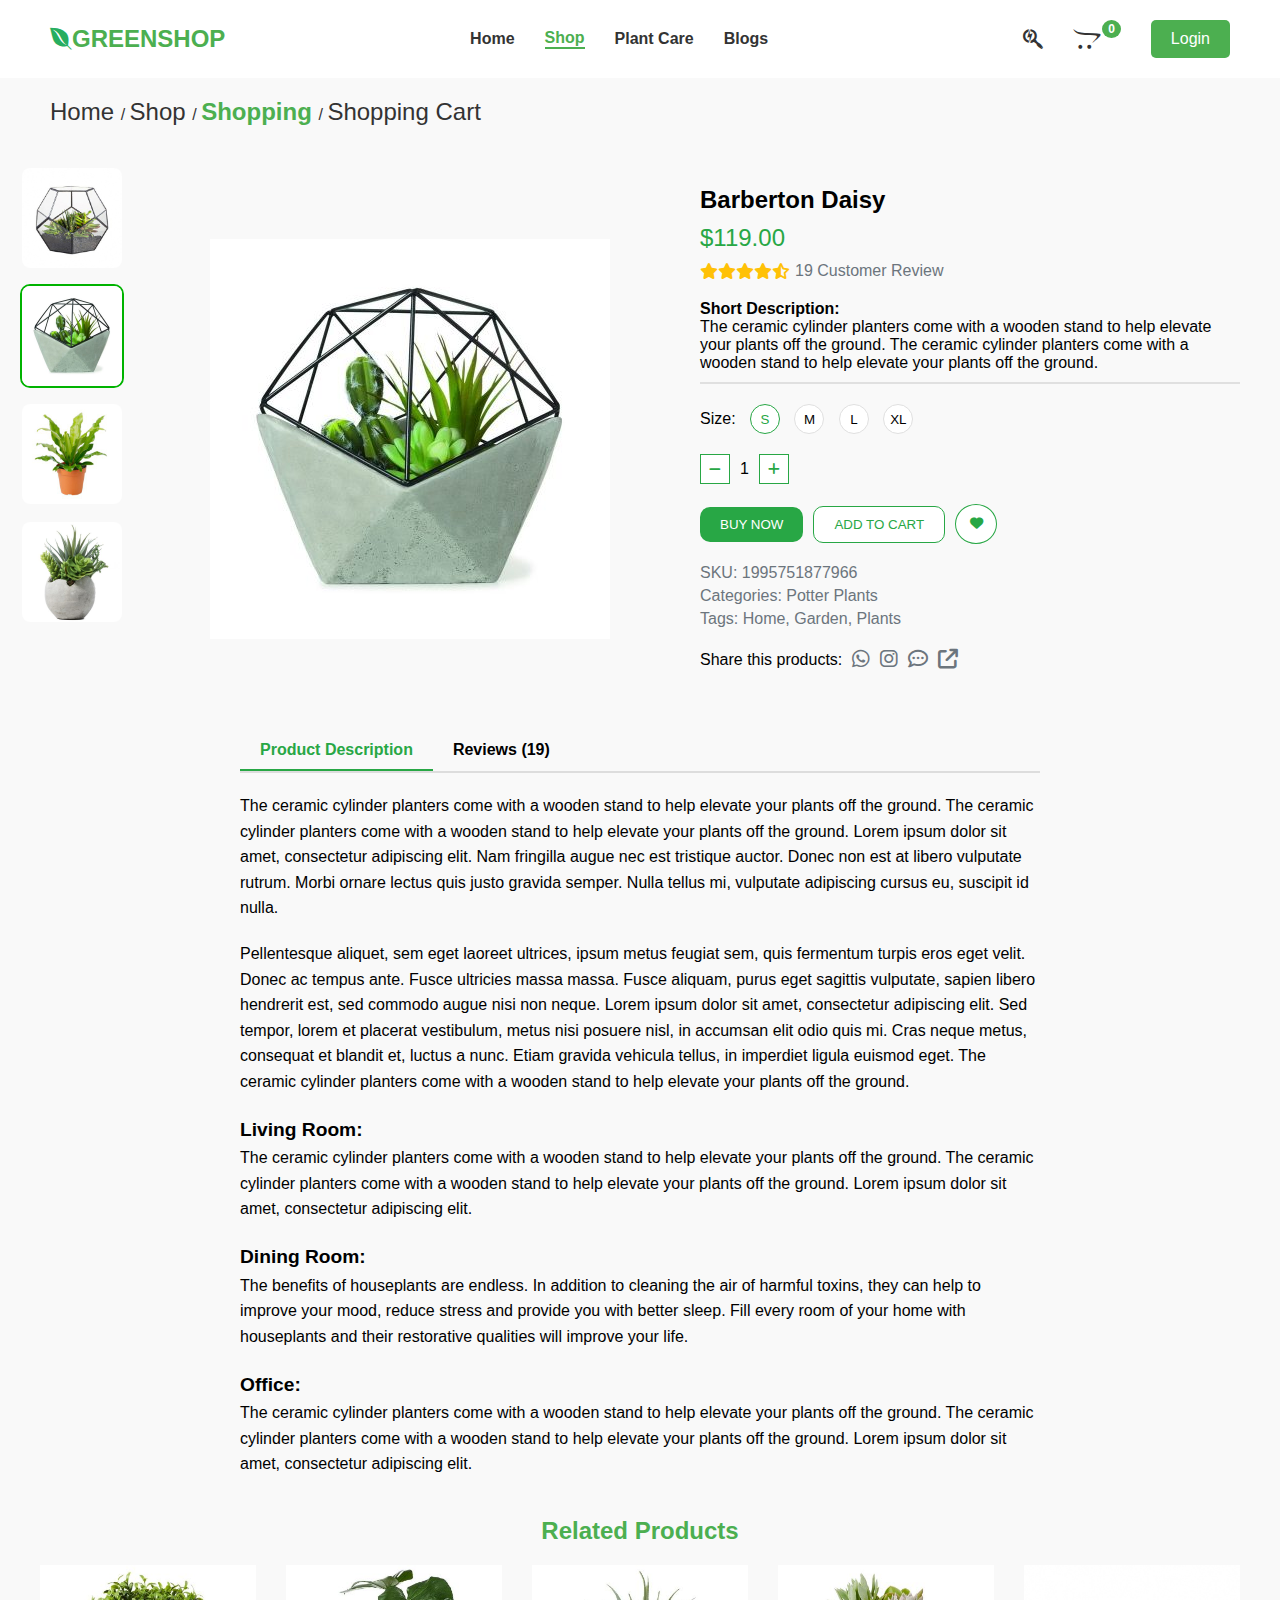
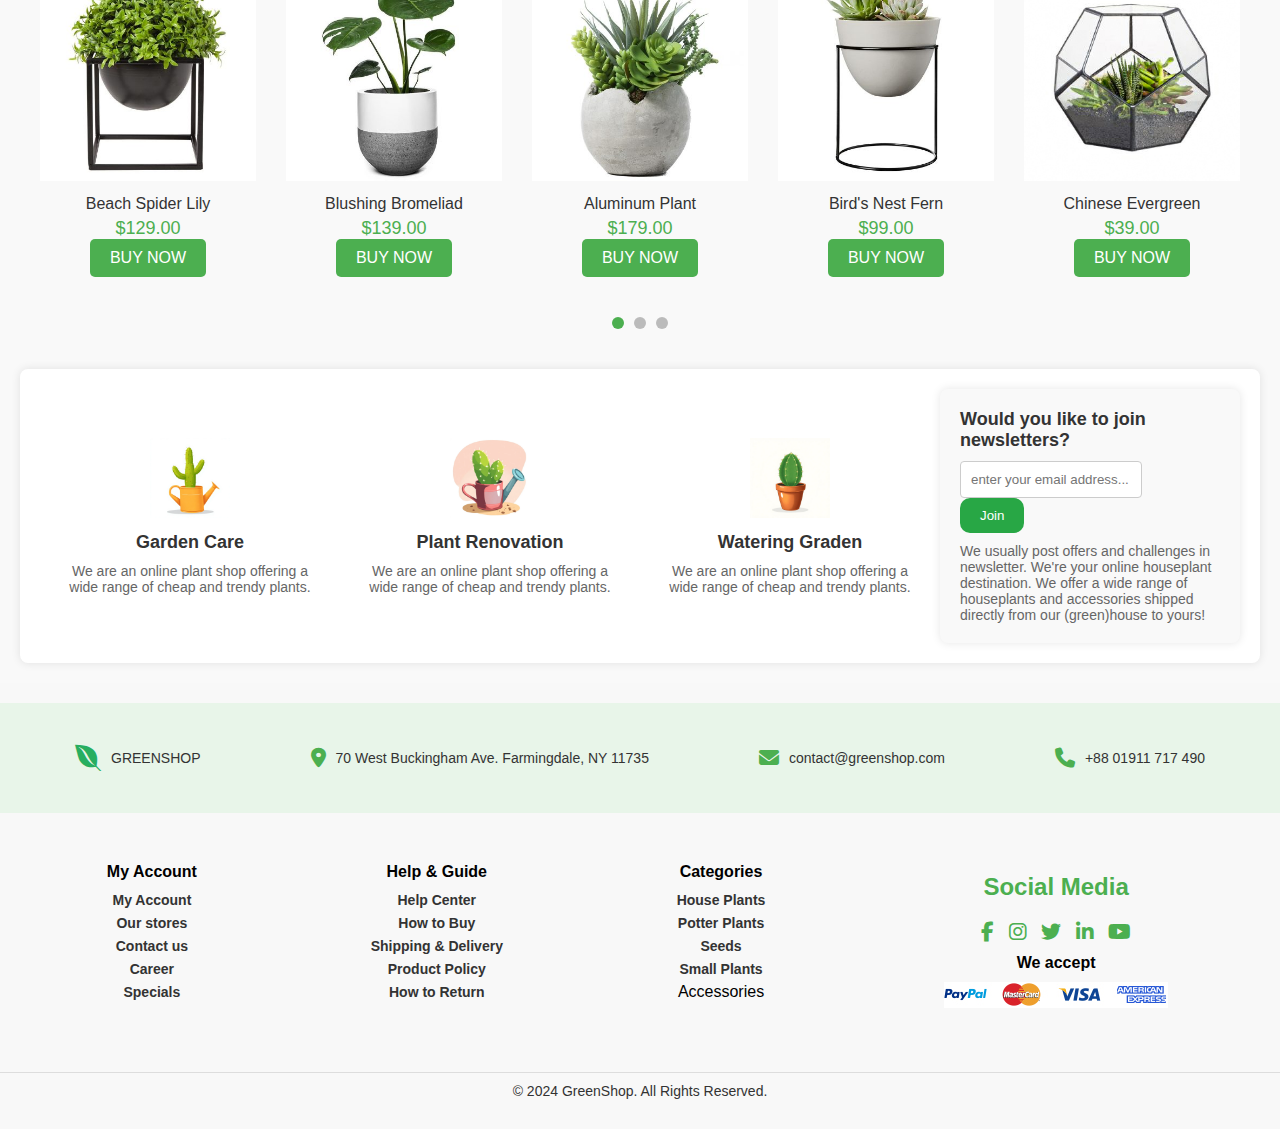
<file: shop.html>
<!DOCTYPE html>
<html lang="en">

<head>
	<meta charset="UTF-8">
	<meta name="viewport" content="width=device-width, initial-scale=1.0">
	<!--tab icon-->
	<link rel="icon" href="./Work/public/logo-icon.jpg" type="image/png">
	<!--Title-->
	<title>GreenShop | @bsatyajit_</title>
	<!--CSS-->
	<link rel="stylesheet" href="./Work/css/shop.css">
	<!--icon link-->
	<link rel="stylesheet" href="https://cdnjs.cloudflare.com/ajax/libs/font-awesome/6.4.0/css/all.min.css" />
	<!--font style link-->
	<link href="https://fonts.googleapis.com/css2?family=Roboto:wght@400;700&display=swap" />
</head>

<body>
	<header class="header">
		<div class="logo">
			<i class="fa-brands fa-envira" style="color: #27ae60;font-size:25px;"></i>
			<span><a href="./index.html">GREENSHOP</a></span>
		</div>
		<nav class="nav">
			<a href="./index.html">Home</a>
			<a href="./mainshop.html" class="active">Shop</a>
			<a href="#">Plant Care</a>
			<a href="#">Blogs</a>
		</nav>
		<div class="nav-icons">
			<i class="fa-brands fa-searchengin"></i>
			<div class="cart">
				<a href="./cart.html">
					<i class="fa-brands fa-opencart"></i>
					<span class="badge">0</span>
				</a>
			</div>
			<button class="login-btn">Login</button>
		</div>
	</header>
	<div class="breadcrumb">
		<a href="./index.html">
			Home
		</a>
		/
		<a href="./mainshop.html">
			Shop
		</a>
		/
		<a class="active" href="./shop.html">
			Shopping
		</a>/
		<a href="./cart.html">
			Shopping Cart
		</a>
	</div>
	<div class="container">
		<div class="sidebar">
			<img src="./Work/public/image7.jfif" />
			<img class="selected" src="./Work/public/image.png" />
			<img src="./Work/public/image1.jfif" />
			<img src="./Work/public/image5.png" />
		</div>
		<div class="image-section">
			<img src="./Work/public/image.png" />
		</div>
		<div class="details-section">
			<h1>
				Barberton Daisy
			</h1>
			<div class="price">
				$119.00
			</div>
			<div class="rating">
				<i class="fas fa-star">
				</i>
				<i class="fas fa-star">
				</i>
				<i class="fas fa-star">
				</i>
				<i class="fas fa-star">
				</i>
				<i class="fas fa-star-half-alt">
				</i>
				<span>
					19 Customer Review
				</span>
			</div>
			<div class="description">
				<strong>
					Short Description:
				</strong>
				<p>
					The ceramic cylinder planters come with a wooden stand to help elevate your plants off the ground.
					The
					ceramic cylinder planters come with a wooden stand to help elevate your plants off the ground.
				</p>
			</div>
			<div class="size">
				<span>
					Size:
				</span>
				<button class="active">
					S
				</button>
				<button>
					M
				</button>
				<button>
					L
				</button>
				<button>
					XL
				</button>
			</div>
			<div class="quantity">
				<button>
					<i class="fa-solid fa-minus"></i>
				</button>
				<span>
					1
				</span>
				<button>
					<i class="fa-solid fa-plus"></i>
				</button>
			</div>
			<div class="actions">
				<button onclick="window.location.href='./cart.html'">BUY NOW</button>
				<button class="add-to-cart">ADD TO CART</button>
				<button class="wishlist">
					<i class="fas fa-heart"></i>
				</button>
			</div>
			<div class="meta">
				<span>
					SKU: 1995751877966
				</span>
				<span>
					Categories: Potter Plants
				</span>
				<span>
					Tags: Home, Garden, Plants
				</span>
			</div>
			<div class="share">
				<span>
					Share this products:
				</span>
				<a href="#"><i class="fa-brands fa-whatsapp"></i></a>
				<a href="#"><i class="fa-brands fa-instagram"></i></a>
				<a href="#"><i class="fa-regular fa-comment-dots"></i></a>
				<a href="#"><i class="fa-solid fa-arrow-up-right-from-square"></i></a>
			</div>
		</div>
	</div>
	<div class="desc">
		<div class="tabs">
			<div class="tab active">Product Description</div>
			<div class="tab">Reviews (19)</div>
		</div>
		<div class="content">
			<p>The ceramic cylinder planters come with a wooden stand to help elevate your plants off the ground. The
				ceramic cylinder planters come with a wooden stand to help elevate your plants off the ground. Lorem
				ipsum
				dolor sit amet, consectetur adipiscing elit. Nam fringilla augue nec est tristique auctor. Donec non est
				at
				libero vulputate rutrum. Morbi ornare lectus quis justo gravida semper. Nulla tellus mi, vulputate
				adipiscing cursus eu, suscipit id nulla.</p>
			<p>Pellentesque aliquet, sem eget laoreet ultrices, ipsum metus feugiat sem, quis fermentum turpis eros eget
				velit. Donec ac tempus ante. Fusce ultricies massa massa. Fusce aliquam, purus eget sagittis vulputate,
				sapien libero hendrerit est, sed commodo augue nisi non neque. Lorem ipsum dolor sit amet, consectetur
				adipiscing elit. Sed tempor, lorem et placerat vestibulum, metus nisi posuere nisl, in accumsan elit
				odio
				quis mi. Cras neque metus, consequat et blandit et, luctus a nunc. Etiam gravida vehicula tellus, in
				imperdiet ligula euismod eget. The ceramic cylinder planters come with a wooden stand to help elevate
				your
				plants off the ground.</p>
			<h3>Living Room:</h3>
			<p>The ceramic cylinder planters come with a wooden stand to help elevate your plants off the ground. The
				ceramic cylinder planters come with a wooden stand to help elevate your plants off the ground. Lorem
				ipsum
				dolor sit amet, consectetur adipiscing elit.</p>
			<h3>Dining Room:</h3>
			<p>The benefits of houseplants are endless. In addition to cleaning the air of harmful toxins, they can help
				to
				improve your mood, reduce stress and provide you with better sleep. Fill every room of your home with
				houseplants and their restorative qualities will improve your life.</p>
			<h3>Office:</h3>
			<p>The ceramic cylinder planters come with a wooden stand to help elevate your plants off the ground. The
				ceramic cylinder planters come with a wooden stand to help elevate your plants off the ground. Lorem
				ipsum
				dolor sit amet, consectetur adipiscing elit.</p>
		</div>
	</div>
	<div class="related">
		<h2>
			Related Products
		</h2>
		<div class="product-grid">
			<div class="product-item">
				<img src="./Work/public/image2.png" alt="">
				<div class="product-name">
					Beach Spider Lily
				</div>
				<div class="product-price">
					$129.00
				</div>
				<button onclick="window.location.href='./cart.html'">BUY NOW</button>
			</div>
			<div class="product-item">
				<img src="./Work/public/image4.png" alt="">
				<div class="product-name">
					Blushing Bromeliad
				</div>
				<div class="product-price">
					$139.00
				</div>
				<button onclick="window.location.href='./cart.html'">BUY NOW</button>
			</div>
			<div class="product-item">
				<img src="./Work/public/image5.png" alt="">
				<div class="product-name">
					Aluminum Plant
				</div>
				<div class="product-price">
					$179.00
				</div>
				<button onclick="window.location.href='./cart.html'">BUY NOW</button>
			</div>
			<div class="product-item">
				<img src="./Work/public/image6.png" alt="">
				<div class="product-name">
					Bird's Nest Fern
				</div>
				<div class="product-price">
					$99.00
				</div>
				<button onclick="window.location.href='./cart.html'">BUY NOW</button>
			</div>
			<div class="product-item">
				<img src="./Work/public/image7.jfif" alt="">
				<div class="product-name">
					Chinese Evergreen
				</div>
				<div class="product-price">
					$39.00
				</div>
				<button onclick="window.location.href='./cart.html'">BUY NOW</button>
			</div>
		</div>
		<div class="pagination">
			<span class="dot active">
			</span>
			<span class="dot">
			</span>
			<span class="dot">
			</span>
		</div>
	</div>
	<div class="bottom">
		<div class="service">
			<img src="./Work/public/footer2.jpg" />
			<h3>
				Garden Care
			</h3>
			<p>
				We are an online plant shop offering a wide range of cheap and trendy plants.
			</p>
		</div>
		<div class="service">
			<img src="./Work/public/footer1.jpg" />
			<h3>
				Plant Renovation
			</h3>
			<p>
				We are an online plant shop offering a wide range of cheap and trendy plants.
			</p>
		</div>
		<div class="service">
			<img src="./Work/public/footer3.jpg" />
			<h3>
				Watering Graden
			</h3>
			<p>
				We are an online plant shop offering a wide range of cheap and trendy plants.
			</p>
		</div>
		<div class="newsletter">
			<h3>
				Would you like to join newsletters?
			</h3>
			<form>
				<input placeholder="enter your email address..." type="email" />
				<button type="submit">
					Join
				</button>
			</form>
			<p>
				We usually post offers and challenges in newsletter. We're your online houseplant destination. We offer
				a
				wide range of houseplants and accessories shipped directly from our (green)house to yours!
			</p>
		</div>
	</div>
	<footer class="footer">
		<div class="footer-top">
			<div class="container">
				<div>
					<i class="fa-brands fa-envira" style="color: #27ae60;font-size:30px;"></i>
					<p>
						GREENSHOP
					</p>
				</div>
				<div>
					<i class="fas fa-map-marker-alt">
					</i>
					<p>
						70 West Buckingham Ave. Farmingdale, NY 11735
					</p>
				</div>
				<div>
					<i class="fas fa-envelope">
					</i>
					<p>
						contact@greenshop.com
					</p>
				</div>
				<div>
					<i class="fas fa-phone">
					</i>
					<p>
						+88 01911 717 490
					</p>
				</div>
			</div>
		</div>
		<div class="footer-middle">
			<div class="container">
				<div>
					<h4>
						My Account
					</h4>
					<ul>
						<li>
							<a href="#">
								My Account
							</a>
						</li>
						<li>
							<a href="#">
								Our stores
							</a>
						</li>
						<li>
							<a href="#">
								Contact us
							</a>
						</li>
						<li>
							<a href="#">
								Career
							</a>
						</li>
						<li>
							<a href="#">
								Specials
							</a>
						</li>
					</ul>
				</div>
				<div>
					<h4>
						Help &amp; Guide
					</h4>
					<ul>
						<li>
							<a href="#">
								Help Center
							</a>
						</li>
						<li>
							<a href="#">
								How to Buy
							</a>
						</li>
						<li>
							<a href="#">
								Shipping &amp; Delivery
							</a>
						</li>
						<li>
							<a href="#">
								Product Policy
							</a>
						</li>
						<li>
							<a href="#">
								How to Return
							</a>
						</li>
					</ul>
				</div>
				<div>
					<h4>Categories</h4>
					<ul>
						<li><a href="#">House Plants</a></li>
						<li><a href="#">Potter Plants</a></li>
						<li><a href="#">Seeds</a></li>
						<li><a href="#">Small Plants</a></li>
						<li><a href="#"></a>Accessories</a></li>
					</ul>
				</div>
				<div>
					<div class="social-media">
						<h2>Social Media</h2>
						<div class="social-icons">
							<a href="#"><i class="fab fa-facebook-f"></i></a>
							<a href="#"><i class="fab fa-instagram"></i></a>
							<a href="#"><i class="fab fa-twitter"></i></a>
							<a href="#"><i class="fab fa-linkedin-in"></i></a>
							<a href="#"><i class="fab fa-youtube"></i></a>
						</div>
					</div>
					<h4>
						We accept
					</h4>
					<div class="payment-methods">
						<img src="./Work/public/pay.png" alt="">
					</div>
				</div>
			</div>
		</div>
		<div class="footer-bottom">
			<p>
				&copy; 2024 GreenShop. All Rights Reserved.
			</p>
		</div>
	</footer>
</body>

</html>
</file>
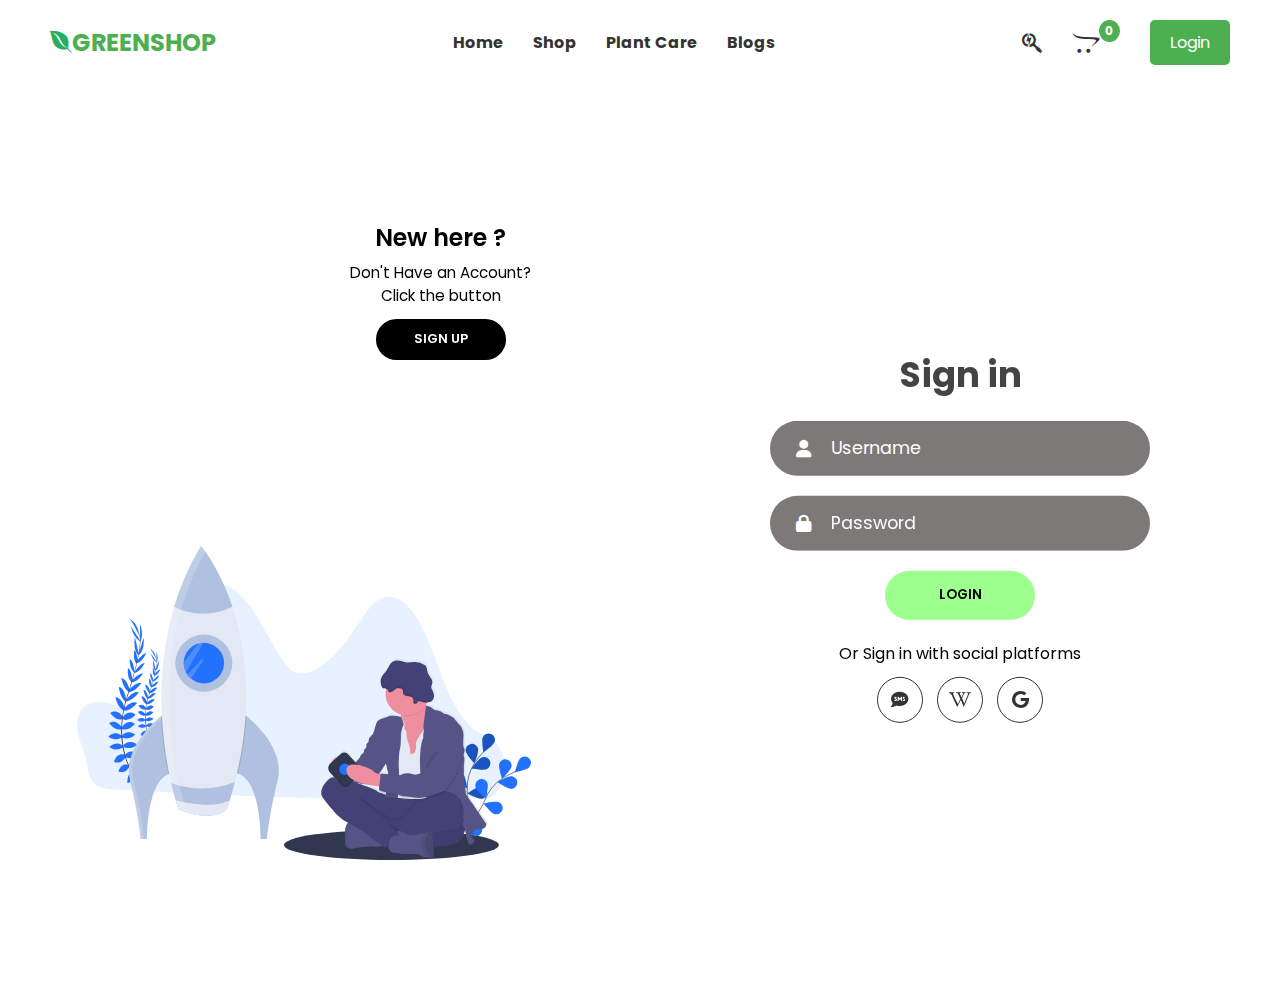
<file: signin-signup.html>
<!DOCTYPE html>
<html lang="en">

<head>
	<meta charset="UTF-8" />
	<meta name="viewport" content="width=device-width, initial-scale=1.0" />
	<!--icon link-->
	<link rel="stylesheet" href="https://cdnjs.cloudflare.com/ajax/libs/font-awesome/6.4.0/css/all.min.css" />
	<!--CSS link-->
	<link rel="stylesheet" href="./Work/css/signin-signup.css">
	<title>Green Shop | @bsatyajit_</title>
	<!--tab icon-->
	<link rel="icon" href="./Work/public/logo-icon.jpg" type="image/png">
</head>

<body>
	<header class="header">
		<div class="logo">
			<i class="fa-brands fa-envira" style="color: #27ae60;font-size:25px;"></i>
			<span><a href="./index.html">GREENSHOP</a></span>
		</div>
		<nav class="nav">
			<a href="./index.html">Home</a>
			<a href="./mainshop.html">Shop</a>
			<a href="#">Plant Care</a>
			<a href="./index.html#blog">Blogs</a>
		</nav>
		<div class="nav-icons">
			<i class="fa-brands fa-searchengin"></i>
			<div class="cart">
				<a href="./cart.html">
					<i class="fa-brands fa-opencart"></i>
					<span class="badge">0</span>
				</a>
			</div>
			<button class="login-btn">Login</button>
		</div>
	</header>
	<div class="container">
		<div class="forms-container">
			<div class="signin-signup">
				<form action="#" class="sign-in-form">
					<h2 class="title">Sign in</h2>
					<div class="input-field">
						<i class="fas fa-user"></i>
						<input type="text" placeholder="Username" />
					</div>
					<div class="input-field">
						<i class="fas fa-lock"></i>
						<input type="password" placeholder="Password" />
					</div>
					<input type="submit" value="Login" class="btn solid" />
					<p class="social-text">Or Sign in with social platforms</p>
					<div class="social-media">
						<a href="#" class="social-icon">
							<i class="fa-solid fa-comment-sms fa-bounce"></i>
						</a>
						<a href="#" class="social-icon">
							<i class="fa-brands fa-wikipedia-w fa-bounce"></i>
						</a>
						<a href="#" class="social-icon">
							<i class="fa-brands fa-google fa-bounce"></i>
						</a>
					</div>
				</form>
				<form action="#" class="sign-up-form">
					<h2 class="title">Sign up</h2>
					<div class="input-field">
						<i class="fas fa-user"></i>
						<input type="text" placeholder="Username" />
					</div>
					<div class="input-field">
						<i class="fas fa-envelope"></i>
						<input type="email" placeholder="Email" />
					</div>
					<div class="input-field">
						<i class="fas fa-lock"></i>
						<input type="password" placeholder="Password" />
					</div>
					<input type="submit" class="btn" value="Sign up" />
					<p class="social-text">Or Sign up with social platforms</p>
					<div class="social-media">
						<a href="#" class="social-icon">
							<i class="fa-solid fa-comment-sms fa-bounce"></i>
						</a>
						<a href="#" class="social-icon">
							<i class="fa-brands fa-wikipedia-w fa-bounce"></i>
						</a>
						<a href="#" class="social-icon">
							<i class="fa-brands fa-google fa-bounce"></i>
						</a>
					</div>
				</form>
			</div>
		</div>

		<div class="panels-container">
			<div class="panel left-panel">
				<div class="content">
					<h3>New here ?</h3>
					<p>
						Don't Have an Account?<br>
						Click the button
					</p>
					<button class="btn transparent" id="sign-up-btn">
						Sign up
					</button>
				</div>
				<img src="./Work/public/log.svg" class="image" alt="" />
			</div>
			<div class="panel right-panel">
				<div class="content">
					<h3>One of us ?</h3>
					<p>
						Already Have an Account?
					</p>
					<button class="btn transparent" id="sign-in-btn">
						log in
					</button>
				</div>
				<img src="./Work/public/register.svg" class="image" alt="" />
			</div>
		</div>
	</div>

	<script src="./Work/js/signin-signup.js"></script>
</body>

</html>
</file>
<file: Work/css/style.css>
* {
 	margin: 0;
 	padding: 0;
 	scroll-behavior: smooth;
 }

 body {
 	margin: 0;
 	font-family: 'Roboto', sans-serif;
 	background-color: #f9f9f9;
 	animation: fadeIn 0.5s ease-in-out forwards;
 }

 .header {
 	display: flex;
 	justify-content: space-between;
 	align-items: center;
 	padding: 20px 50px;
 	background-color: #fff;
 }

 .header h1 {
 	font-size: 36px;
 	font-weight: 700;
 	margin: 0;
 }

 .header p {
 	font-size: 18px;
 	color: #666;
 }

 .logo {
 	display: flex;
 	align-items: center;
 }


 .logo span,
 a {
 	font-size: 24px;
 	font-weight: bold;
 	color: #4CAF50;
 	text-decoration: none;
 }

 .nav {
 	display: flex;
 	align-items: center;
 }

 .nav a {
 	margin: 0 15px;
 	text-decoration: none;
 	color: #333;
 	font-size: 16px;
 	transition: 0.4s ease-in-out;
 }

 .nav a:hover {
 	color: #4CAF50;
 	border-bottom: 2px solid #4CAF50;
 }

 .nav a.active {
 	color: #4CAF50;
 	border-bottom: 2px solid #4CAF50;
 }

 .nav-icons {
 	display: flex;
 	align-items: center;
 }

 .nav-icons i {
 	margin: 0 10px;
 	font-size: 22px;
 	color: #333;
 	transition: 0.4s;
 }

 .nav-icons i:hover {
 	color: #4CAF50;
 }

 .nav-icons .cart {
 	position: relative;
 	margin-right: 40px;
 	margin-left: 10px;
 }

 .nav-icons .cart .badge {
 	position: absolute;
 	top: -5px;
 	right: -10px;
 	background-color: #4CAF50;
 	color: #fff;
 	border-radius: 50%;
 	padding: 2px 6px;
 	font-size: 12px;
 }

 .login-btn {
 	background-color: #4CAF50;
 	color: #fff;
 	padding: 10px 20px;
 	border: none;
 	border-radius: 5px;
 	cursor: pointer;
 	font-size: 16px;
 }

 .main {
 	display: flex;
 	justify-content: space-between;
 	align-items: center;
 	padding: 90px;
 	background-color: #fff;
 }

 .main-text {
 	max-width: 50%;
 }

 .main-text p {
 	font-size: 16px;
 	color: #777;
 	margin: 20px 0;
 }

 .main-text h1 {
 	font-size: 48px;
 	font-weight: bold;
 	margin: 0;
 	color: #333;
 }

 .main-text h1 span {
 	color: #4CAF50;
 }

 .shop-now-btn {
 	background-color: #4CAF50;
 	color: #fff;
 	padding: 15px 30px;
 	border: none;
 	border-radius: 5px;
 	cursor: pointer;
 	font-size: 16px;
 	text-decoration: none;
 }

 .main-image {
 	max-width: 40%;
 }

 .main-image img {
 	width: 100%;
 }

 .pagination {
 	display: flex;
 	justify-content: center;
 	margin-top: 20px;
 }

 .pagination .dot {
 	height: 10px;
 	width: 10px;
 	background-color: #ccc;
 	border-radius: 50%;
 	display: inline-block;
 	margin: 0 5px;
 }

 .pagination .dot.active {
 	background-color: #4CAF50;
 }

 .container {
 	display: flex;
 	padding: 20px;
 }

 .sidebar {
 	width: 250px;
 	padding: 20px;
 	background-color: #fff;
 	border-right: 1px solid #e0e0e0;
 }

 .sidebar h3 {
 	font-size: 18px;
 	margin-bottom: 10px;
 }

 .sidebar ul {
 	list-style: none;
 	padding: 0;
 }

 .sidebar ul li {
 	line-height: 40px;
 	margin-bottom: 10px;
 	font-size: 16px;
 }

 .sidebar ul li a {
 	text-decoration: none;
 	color: #333;
 }

 .sidebar ul li a.active {
 	color: #27ae60;
 	font-weight: bold;
 }

 .sidebar ul li span {
 	color: #999;
 }

 .sidebar .price-range {
 	margin-top: 20px;
 }

 .sidebar .price-range p {
 	font-size: 16px;
 	margin-bottom: 10px;
 }

 .sidebar .price-range .range-slider {
 	width: 100%;
 }

 .size-section {
 	margin-bottom: 20px;
 }

 .size-section h2 {
 	font-size: 16px;
 	font-weight: bold;
 	margin-bottom: 10px;
 }

 .size-section ul {
 	list-style: none;
 	padding: 0;
 	margin: 0;
 }

 .size-section ul li {
 	display: flex;
 	justify-content: space-between;
 	font-size: 14px;
 	margin-bottom: 5px;
 }

 .sale-section {
 	text-align: center;
 	background-color: #e0f7e9;
 	padding: 20px;
 	position: relative;
 	border-radius: 15px;
 }

 .sale-section h1 {
 	font-size: 36px;
 	color: #2e7d32;
 	margin: 0;
 }

 .sale-section p {
 	font-size: 18px;
 	color: #2e7d32;
 	margin: 10px 0;
 }

 .sale-section img {
 	width: 100%;
 	height: auto;
 	border-radius: 15px;
 }

 .sale-section::before {
 	content: '';
 	position: absolute;
 	top: 0;
 	left: 50%;
 	transform: translateX(-50%);
 	width: 100%;
 	height: 10px;
 	background: linear-gradient(to right, #2e7d32 20%, transparent 20%, transparent 40%, #2e7d32 40%, #2e7d32 60%, transparent 60%, transparent 80%, #2e7d32 80%);
 }

 .hero-section {
 	display: flex;
 	align-items: center;
 }

 .hero-section a {
 	margin: 0 15px;
 	text-decoration: none;
 	color: #333;
 	font-size: 16px;
 	transition: 0.4s ease-in-out;
 }

 .hero-section a:hover {
 	color: #4CAF50;
 	border-bottom: 2px solid #4CAF50;
 }

 .hero-section a.active {
 	color: #4CAF50;
 	border-bottom: 2px solid #4CAF50;
 }

 .content {
 	flex: 1;
 	padding: 20px;
 }

 .content .header {
 	display: flex;
 	justify-content: space-between;
 	align-items: center;
 	margin-bottom: 20px;
 }

 .content .header h2 {
 	font-size: 24px;
 	margin: 0;
 }

 .content .header .sort-by {
 	font-size: 16px;
 }

 .sort-by {
 	margin: 20px 0;
 	font-family: Arial, sans-serif;
 	font-size: 16px;
 }

 .sort-by select {
 	padding: 10px;
 	border: 1px solid #ccc;
 	border-radius: 5px;
 	background-color: #f9f9f9;
 	color: #333;
 	cursor: pointer;
 	transition: background-color 0.3s ease;
 }

 .sort-by select:hover {
 	background-color: #eaeaea;
 }

 .sort-by option {
 	padding: 10px;
 	background-color: #fff;
 	color: #333;
 }

 .content .products {
 	display: flex;
 	flex-wrap: wrap;
 	gap: 20px;
 }

 .content .product {
 	background-color: #fff;
 	padding: 20px;
 	border: 1px solid #e0e0e0;
 	width: calc(33.333% - 20px);
 	box-sizing: border-box;
 	text-align: center;
 	position: relative;
 }

 .content .product img {
 	max-width: 100%;
 	height: auto;
 }

 .content .product h4 {
 	font-size: 18px;
 	margin: 10px 0;
 }

 .content .product .price {
 	font-size: 16px;
 	color: #27ae60;
 	font-weight: bold;
 }

 .content .product .old-price {
 	font-size: 14px;
 	color: #999;
 	text-decoration: line-through;
 }

 .content .product .discount {
 	background-color: #27ae60;
 	color: #fff;
 	padding: 5px 10px;
 	font-size: 14px;
 	position: absolute;
 	top: 20px;
 	left: 20px;
 }

 .content .product .actions {
 	margin-top: 10px;
 }

 .content .product .actions i {
 	font-size: 18px;
 	color: #333;
 	margin: 0 20px;
 	cursor: pointer;
 	transition: 0.3s;
 }

 .content .product .actions i:hover {
 	color: #4CAF50;
 }

 .pagsination {
 	display: flex;
 	float: right;
 	justify-content: flex-end;
 	margin: 20px 0;
 	padding: 20px;
 }

 .pagsination button {
 	background-color: #fff;
 	border: 1px solid #ddd;
 	border-radius: 10px;
 	color: #333;
 	cursor: pointer;
 	font-size: 16px;
 	margin: 0 5px;
 	padding: 10px 15px;
 }

 .pagsination button:hover {
 	color: #fff;
 	background-color: #2e7d32;
 }

 .pagsination button.active {
 	background-color: #2e7d32;
 	color: #fff;
 }

 .blog-posts {
 	display: flex;
 	justify-content: space-between;
 	flex-wrap: wrap;
 }

 .blog-post {
 	background-color: #fff;
 	width: 23%;
 	margin-bottom: 20px;
 	box-shadow: 0 0 10px rgba(0, 0, 0, 0.1);
 	border-radius: 8px;
 	overflow: hidden;
 }

 .blog-post img {
 	width: 100%;
 	height: auto;
 }

 .blog-post-content {
 	padding: 20px;
 }

 .blog-post-content p {
 	margin: 0;
 	color: #666;
 }

 .blog-post-content h3 {
 	font-size: 20px;
 	font-weight: 700;
 	margin: 10px 0;
 }

 .blog-post-content .meta {
 	color: #4CAF50;
 	font-size: 14px;
 	margin-bottom: 10px;
 }

 .blog-post-content .read-more {
 	color: #4CAF50;
 	font-weight: 700;
 	text-decoration: none;
 }

 .blog-post-content .read-more i {
 	margin-left: 5px;
 }

 .services {
 	display: flex;
 	justify-content: space-between;
 	margin-top: 40px;
 }

 .service {
 	width: 30%;
 	text-align: center;
 }

 .service img {
 	width: 50px;
 	height: auto;
 	margin-bottom: 20px;
 }

 .service h3 {
 	font-size: 20px;
 	font-weight: 700;
 	margin: 0;
 }

 .service p {
 	color: #666;
 }

 .newsletter {
 	text-align: center;
 	margin-top: 40px;
 }

 .newsletter h3 {
 	font-size: 20px;
 	font-weight: 700;
 	margin: 0;
 }

 .newsletter input[type="email"] {
 	padding: 10px;
 	width: 60%;
 	margin: 20px 0;
 	border: 1px solid #ccc;
 	border-radius: 4px;
 }

 .newsletter button {
 	padding: 10px 20px;
 	background-color: #4CAF50;
 	color: #fff;
 	border: none;
 	border-radius: 4px;
 	cursor: pointer;
 }

 .newsletter p {
 	color: #666;
 	font-size: 14px;
 }

 .box {
 	display: flex;
 	justify-content: center;
 	align-items: center;
 	flex-wrap: wrap;
 	padding: 20px;
 }

 .card {
 	background-color: #f9f9f9;
 	border-radius: 10px;
 	box-shadow: 0 4px 8px rgba(0, 0, 0, 0.1);
 	margin: 20px;
 	overflow: hidden;
 	display: flex;
 	align-items: center;
 	width: 500px;
 }

 .card img {
 	width: 200px;
 	height: auto;
 }

 .card-content {
 	padding: 20px;
 }

 .card-content h3 {
 	font-size: 18px;
 	font-weight: bold;
 	margin: 0 0 10px;
 	color: #333;
 }

 .card-content p {
 	font-size: 14px;
 	color: #666;
 	margin: 0 0 20px;
 }

 .card-content .btn {
 	background-color: #4CAF50;
 	color: #fff;
 	padding: 10px 20px;
 	border: none;
 	border-radius: 5px;
 	cursor: pointer;
 	text-decoration: none;
 	display: inline-flex;
 	align-items: center;
 }

 .card-content .btn i {
 	margin-left: 10px;
 }

 .pagination {
 	display: flex;
 	justify-content: center;
 	align-items: center;
 	margin-top: 20px;
 }

 .pagination button {
 	background-color: #fff;
 	border: 1px solid #ddd;
 	color: #333;
 	padding: 10px 15px;
 	margin: 0 5px;
 	cursor: pointer;
 	border-radius: 5px;
 }

 .pagination button.active {
 	background-color: #4CAF50;
 	color: #fff;
 	border: none;
 }

 .blog {
 	max-width: 1200px;
 	margin: 0 auto;
 	padding: 20px;
 	text-align: center;
 }

 .blog-header {
 	margin-bottom: 40px;
 }

 .blog-header h1 {
 	margin-bottom: 20px;
 	font-size: 36px;
 	color: #333;
 }

 .blog-header p {
 	font-size: 18px;
 	color: #666;
 }

 .blog-posts {
 	display: flex;
 	justify-content: space-between;
 	flex-wrap: wrap;
 }

 .blog-post {
 	background-color: #fff;
 	border-radius: 8px;
 	box-shadow: 0 2px 4px rgba(0, 0, 0, 0.1);
 	margin: 10px;
 	width: calc(25% - 20px);
 	overflow: hidden;
 	text-align: left;
 }

 .blog-post img {
 	width: 100%;
 	height: auto;
 }

 .blog-post-content {
 	padding: 20px;
 }

 .blog-post-content .date {
 	color: #4CAF50;
 	font-size: 14px;
 	margin-bottom: 10px;
 }

 .blog-post-content h2 {
 	font-size: 20px;
 	color: #333;
 	margin: 0 0 10px;
 }

 .blog-post-content p {
 	font-size: 16px;
 	color: #666;
 	margin: 0 0 20px;
 }

 .blog-post-content a {
 	color: #4CAF50;
 	text-decoration: none;
 	font-weight: bold;
 }


 .blog-post-content a i {
 	margin-left: 5px;
 }

 .bottom {
 	display: flex;
 	justify-content: space-between;
 	align-items: flex-start;
 	padding: 20px;
 	background-color: #fff;
 	margin: 20px;
 	border-radius: 8px;
 	box-shadow: 0 0 10px rgba(0, 0, 0, 0.1);
 }

 .service {
 	text-align: center;
 	flex: 1;
 	padding: 20px;
 }

 .service img {
 	width: 80px;
 	height: 80px;
 	margin-bottom: 10px;
 }

 .service h3 {
 	font-size: 18px;
 	color: #333;
 	margin-bottom: 10px;
 }

 .service p {
 	font-size: 14px;
 	color: #666;
 }

 .newsletter {
 	flex: 1;
 	padding: 20px;
 	background-color: #f9f9f9;
 	border-radius: 8px;
 	box-shadow: 0 0 10px rgba(0, 0, 0, 0.1);
 }

 .newsletter h3 {
 	font-size: 18px;
 	color: #333;
 	margin-bottom: 10px;
 }

 .newsletter input[type="email"] {
 	width: calc(100% - 100px);
 	padding: 10px;
 	border: 1px solid #ccc;
 	border-radius: 4px;
 	margin-right: 10px;
 }

 .newsletter button {
 	padding: 10px 20px;
 	background-color: #28a745;
 	color: #fff;
 	border: none;
 	border-radius: 10px;
 	cursor: pointer;
 }

 .newsletter p {
 	font-size: 14px;
 	color: #666;
 	margin-top: 10px;
 }

 .bottom {
 	display: flex;
 	justify-content: center;
 	align-items: center;
 	padding: 20px;
 	background-color: #fff;
 	margin: 20px;
 	border-radius: 8px;
 	box-shadow: 0 0 10px rgba(0, 0, 0, 0.1);
 }

 .service {
 	text-align: center;
 	flex: 1;
 	padding: 20px;
 }

 .service img {
 	width: 80px;
 	height: 80px;
 	margin-bottom: 10px;
 }

 .service h3 {
 	font-size: 18px;
 	color: #333;
 	margin-bottom: 10px;
 }

 .service p {
 	font-size: 14px;
 	color: #666;
 }

 .newsletter {
 	flex: 1;
 	padding: 20px;
 	background-color: #f9f9f9;
 	border-radius: 8px;
 	box-shadow: 0 0 10px rgba(0, 0, 0, 0.1);
 }

 .newsletter h3 {
 	font-size: 18px;
 	color: #333;
 	margin-bottom: 10px;
 }

 .newsletter input[type="email"] {
 	width: calc(100% - 100px);
 	padding: 10px;
 	border: 1px solid #ccc;
 	border-radius: 4px;
 	margin-right: 10px;
 }

 .newsletter button {
 	padding: 10px 20px;
 	background-color: #28a745;
 	color: #fff;
 	border: none;
 	border-radius: 10px;
 	cursor: pointer;
 }

 .newsletter p {
 	font-size: 14px;
 	color: #666;
 	margin-top: 10px;
 }

 .footer {
 	background-color: #f8f8f8;
 	padding: 20px 0;
 	text-align: center;
 }

 .footer-top {
 	background-color: #e8f5e9;
 	padding: 20px 0;
 }

 .footer-top .container {
 	display: flex;
 	justify-content: space-around;
 	align-items: center;
 	flex-wrap: wrap;
 }

 .footer-top .container div {
 	display: flex;
 	align-items: center;
 }

 .footer-top .container div i {
 	font-size: 20px;
 	margin-right: 10px;
 	color: #4caf50;
 }

 .footer-top .container div p {
 	margin: 0;
 	font-size: 14px;
 	color: #333;
 }

 .footer-middle {
 	padding: 20px 0;
 }

 .footer-middle .container {
 	display: flex;
 	justify-content: space-around;
 	flex-wrap: wrap;
 }

 .footer-middle .container div {
 	margin: 10px 0;
 }

 .footer-middle .container div h4 {
 	font-size: 16px;
 	font-weight: bold;
 	margin-bottom: 10px;
 }

 .footer-middle .container div ul {
 	list-style: none;
 	padding: 0;
 	margin: 0;
 }

 .footer-middle .container div ul li {
 	margin: 5px 0;
 }

 .footer-middle .container div ul li a {
 	text-decoration: none;
 	color: #333;
 	font-size: 14px;
 }

 .footer-middle .container .social-media a {
 	margin: 0 5px;
 	font-size: 20px;
 	color: #4caf50;
 }

 .footer-bottom {
 	padding: 10px 0;
 	border-top: 1px solid #ddd;
 }

 .footer-bottom p {
 	margin: 0;
 	font-size: 14px;
 	color: #333;
 }

 .payment-methods img {
 	margin: 0 5px;
 }
</file>
<file: Work/css/cart.css>
* {
	margin: 0;
	padding: 0;
}

body {
	margin: 0;
	font-family: 'Roboto', sans-serif;
	background-color: #f9f9f9;
}

.header {
	display: flex;
	justify-content: space-between;
	align-items: center;
	padding: 20px 50px;
	background-color: #fff;
}

.header h1 {
	font-size: 36px;
	font-weight: 700;
	margin: 0;
}

.header p {
	font-size: 18px;
	color: #666;
}

.logo {
	display: flex;
	align-items: center;
}

 .logo span,
 a {
 	font-size: 24px;
 	font-weight: bold;
 	color: #4CAF50;
 	text-decoration: none;
 }

.nav {
	display: flex;
	align-items: center;
}

.nav a {
	margin: 0 15px;
	text-decoration: none;
	color: #333;
	font-size: 16px;
	transition: 0.4s ease-in-out;
}

.nav a:hover {
	color: #4CAF50;
	border-bottom: 2px solid #4CAF50;
}

.nav a.active {
	color: #4CAF50;
	border-bottom: 2px solid #4CAF50;
}

.nav-icons {
	display: flex;
	align-items: center;
}

.nav-icons i {
	margin: 0 10px;
	font-size: 22px;
	color: #333;
	transition: 0.4s;
}

.nav-icons i:hover {
	color: #4CAF50;
}

.nav-icons .cart {
	position: relative;
	margin-right: 40px;
	margin-left: 10px;
}

.nav-icons .cart .badge {
	position: absolute;
	top: -5px;
	right: -10px;
	background-color: #4CAF50;
	color: #fff;
	border-radius: 50%;
	padding: 2px 6px;
	font-size: 12px;
}

.login-btn {
	background-color: #4CAF50;
	color: #fff;
	padding: 10px 20px;
	border: none;
	border-radius: 5px;
	cursor: pointer;
	font-size: 16px;
}

.breadcrumb {
	padding: 0 50px;
	margin: 20px 0;
	color: #333;
}

.breadcrumb a {
	text-decoration: none;
	color: #333;
	font-weight: 500;
}

.breadcrumb a.active {
	color: #4CAF50;
	font-weight: 700;
}

.cart {
	display: flex;
	justify-content: space-between;
}

.cart .products {
	padding-left: 50px;
	width: 65%;
}

.cart .products .product {
	display: flex;
	align-items: center;
	justify-content: space-between;
	padding: 20px;
	border-bottom: 1px solid #e0e0e0;
}

.cart .products .product img {
	height: 60px;
	margin-right: 20px;
}

.cart .products .product .details {
	flex: 1;
}

.cart .products .product .details p {
	margin: 5px 0;
}

.cart .products .product .details .name {
	font-weight: 700;
}

.cart .products .product .details .sku {
	color: #999;
}

.cart .products .product .price,
.cart .products .product .quantity,
.cart .products .product .total {
	width: 15%;
	text-align: center;
}

.cart .products .product .quantity .btn {
	background-color: #4CAF50;
	color: #fff;
	border: none;
	font-size: 1rem;
	
	padding: 5px 10px;
	border-radius: 50%;
	cursor: pointer;
}

.cart .products .product .quantity .btn:disabled {
	background-color: #ccc;
}

.cart .products .product .quantity .count {
	margin: 0 10px;
	font-weight: 700;
}

.cart .products .product .remove {
	color: #999;
	cursor: pointer;
}

.cart .summary {
	width: 30%;
	padding: 20px;
	padding-right: 80px;
	border: 1px solid #e0e0e0;
	border-radius: 5px;
}

.cart .summary h3 {
	margin-bottom: 20px;
	font-weight: 700;
}

.cart .summary .coupon {
	display: flex;
	margin-bottom: 20px;
}

.cart .summary .coupon input {
	flex: 1;
	padding: 10px;
	border: 1px solid #e0e0e0;
	border-radius: 5px 0 0 5px;
}

.cart .summary .coupon button {
	background-color: #4CAF50;
	color: #fff;
	border: none;
	padding: 10px 20px;
	border-radius: 0 5px 5px 0;
	cursor: pointer;
}

.cart .summary .totals {
	margin-bottom: 20px;
}

.cart .summary .totals p {
	display: flex;
	justify-content: space-between;
	margin: 10px 0;
}

.cart .summary .totals p span {
	font-weight: 700;
}

.cart .summary .totals .total {
	font-size: 20px;
	color: #4CAF50;
}

.cart .summary .checkout-btn {
	background-color: #4CAF50;
	color: #fff;
	padding: 15px;
	border: none;
	border-radius: 5px;
	width: 100%;
	cursor: pointer;
	font-size: 16px;
	font-weight: 700;
}

.cart .summary .continue-shopping {
	text-align: center;
	margin-top: 20px;
}

.cart .summary .continue-shopping a {
	text-decoration: none;
	color: #4CAF50;
	font-weight: 500;
}

.related {
	text-align: center;
	max-width: 1200px;
	margin: 0 auto;
	padding: 20px;
}

h2 {
	color: #4CAF50;
	font-size: 24px;
	margin-bottom: 20px;
}

.product-grid {
	display: flex;
	justify-content: space-between;
	flex-wrap: wrap;
}

.product-item {
	width: 18%;
	margin-bottom: 20px;
}

.product-item img {
	width: 100%;
	height: auto;
}

.product-name {
	font-size: 16px;
	color: #333;
	margin: 10px 0 5px;
}

.product-price {
	font-size: 18px;
	color: #4CAF50;
}

.pagination {
	display: flex;
	justify-content: center;
	margin-top: 20px;
}

.pagination .dot {
	height: 12px;
	width: 12px;
	margin: 0 5px;
	background-color: #bbb;
	border-radius: 50%;
	display: inline-block;
}

.pagination .dot.active {
	background-color: #4CAF50;
}

.bottom {
	display: flex;
	justify-content: center;
	align-items: center;
	padding: 20px;
	background-color: #fff;
	margin: 20px;
	border-radius: 8px;
	box-shadow: 0 0 10px rgba(0, 0, 0, 0.1);
}

.service {
	text-align: center;
	flex: 1;
	padding: 20px;
}

.service img {
	width: 80px;
	height: 80px;
	margin-bottom: 10px;
}

.service h3 {
	font-size: 18px;
	color: #333;
	margin-bottom: 10px;
}

.service p {
	font-size: 14px;
	color: #666;
}

.newsletter {
	flex: 1;
	padding: 20px;
	background-color: #f9f9f9;
	border-radius: 8px;
	box-shadow: 0 0 10px rgba(0, 0, 0, 0.1);
}

.newsletter h3 {
	font-size: 18px;
	color: #333;
	margin-bottom: 10px;
}

.newsletter input[type="email"] {
	width: calc(100% - 100px);
	padding: 10px;
	border: 1px solid #ccc;
	border-radius: 4px;
	margin-right: 10px;
}

.newsletter button {
	padding: 10px 20px;
	background-color: #28a745;
	color: #fff;
	border: none;
	border-radius: 10px;
	cursor: pointer;
}

.newsletter p {
	font-size: 14px;
	color: #666;
	margin-top: 10px;
}

.footer {
	background-color: #f8f8f8;
	padding: 20px 0;
	text-align: center;
}

.footer-top {
	background-color: #e8f5e9;
	padding: 20px 0;
}

.footer-top .container {
	display: flex;
	justify-content: space-around;
	align-items: center;
	flex-wrap: wrap;
}

.footer-top .container div {
	display: flex;
	align-items: center;
}

.footer-top .container div i {
	font-size: 20px;
	margin-right: 10px;
	color: #4caf50;
}

.footer-top .container div p {
	margin: 0;
	font-size: 14px;
	color: #333;
}

.footer-middle {
	padding: 20px 0;
}

.footer-middle .container {
	display: flex;
	justify-content: space-around;
	flex-wrap: wrap;
}

.footer-middle .container div {
	margin: 10px 0;
}

.footer-middle .container div h4 {
	font-size: 16px;
	font-weight: bold;
	margin-bottom: 10px;
}

.footer-middle .container div ul {
	list-style: none;
	padding: 0;
	margin: 0;
}

.footer-middle .container div ul li {
	margin: 5px 0;
}

.footer-middle .container div ul li a {
	text-decoration: none;
	color: #333;
	font-size: 14px;
}

.footer-middle .container .social-media a {
	margin: 0 5px;
	font-size: 20px;
	color: #4caf50;
}

.footer-bottom {
	padding: 10px 0;
	border-top: 1px solid #ddd;
}

.footer-bottom p {
	margin: 0;
	font-size: 14px;
	color: #333;
}

.payment-methods img {
	margin: 0 5px;
}
</file>
<file: Work/css/mainshop.css>
* {
 	margin: 0;
 	padding: 0;
 	scroll-behavior: smooth;
 }

 body {
 	margin: 0;
 	font-family: 'Roboto', sans-serif;
 	background-color: #f9f9f9;
 	animation: fadeIn 0.5s ease-in-out forwards;
 }

 .header {
 	display: flex;
 	justify-content: space-between;
 	align-items: center;
 	padding: 20px 50px;
 	background-color: #fff;
 }

 .header h1 {
 	font-size: 36px;
 	font-weight: 700;
 	margin: 0;
 }

 .header p {
 	font-size: 18px;
 	color: #666;
 }

 .logo {
 	display: flex;
 	align-items: center;
 }


 .logo span,
 a {
 	font-size: 24px;
 	font-weight: bold;
 	color: #4CAF50;
 	text-decoration: none;
 }

 .nav {
 	display: flex;
 	align-items: center;
 }

 .nav a {
 	margin: 0 15px;
 	text-decoration: none;
 	color: #333;
 	font-size: 16px;
 	transition: 0.4s ease-in-out;
 }

 .nav a:hover {
 	color: #4CAF50;
 	border-bottom: 2px solid #4CAF50;
 }

 .nav a.active {
 	color: #4CAF50;
 	border-bottom: 2px solid #4CAF50;
 }

 .nav-icons {
 	display: flex;
 	align-items: center;
 }

 .nav-icons i {
 	margin: 0 10px;
 	font-size: 22px;
 	color: #333;
 	transition: 0.4s;
 }

 .nav-icons i:hover {
 	color: #4CAF50;
 }

 .nav-icons .cart {
 	position: relative;
 	margin-right: 40px;
 	margin-left: 10px;
 }

 .nav-icons .cart .badge {
 	position: absolute;
 	top: -5px;
 	right: -10px;
 	background-color: #4CAF50;
 	color: #fff;
 	border-radius: 50%;
 	padding: 2px 6px;
 	font-size: 12px;
 }

 .login-btn {
 	background-color: #4CAF50;
 	color: #fff;
 	padding: 10px 20px;
 	border: none;
 	border-radius: 5px;
 	cursor: pointer;
 	font-size: 16px;
 }

 .content {
 	flex: 1;
 	padding: 20px;
 }

 .content .marque h2 {
	margin: 0;
 	text-align: center;
 	font-size: 28px;
 	color: #28a745;
 	padding-top: 10px;
 	background-color: #cccccc77;
 }
 .content .marque h3 {
	margin: 0;
 	text-align: center;
 	font-size: 30px;
 	color: #4CAF50;
 }

 .content .marque h1{
	
 }


 .content .header {
 	display: flex;
 	justify-content: space-between;
 	align-items: center;
 	margin-bottom: 20px;
 }

 .content .header h2 {
 	font-size: 24px;
 	margin: 0;
 }

 .content .header .sort-by {
 	font-size: 16px;
 }

 .sort-by {
 	margin: 20px 0;
 	font-family: Arial, sans-serif;
 	font-size: 16px;
 }

 .sort-by select {
 	padding: 10px;
 	border: 1px solid #ccc;
 	border-radius: 5px;
 	background-color: #f9f9f9;
 	color: #333;
 	cursor: pointer;
 	transition: background-color 0.3s ease;
 }

 .sort-by select:hover {
 	background-color: #eaeaea;
 }

 .sort-by option {
 	padding: 10px;
 	background-color: #fff;
 	color: #333;
 }

 .content .products {
 	display: flex;
 	flex-wrap: wrap;
 	gap: 20px;
 }

 .content .product {
 	background-color: #fff;
 	padding: 20px;
 	border: 1px solid #e0e0e0;
 	width: calc(33.333% - 20px);
 	box-sizing: border-box;
 	text-align: center;
 	position: relative;
 }

 .content .product img {
 	max-width: 100%;
 	height: 300px;
 }

 .content .product h4 {
 	font-size: 18px;
 	margin: 10px 0;
 }

 .content .product .price {
 	line-height: 20px;
 	font-size: 16px;
 	color: #27ae60;
 	font-weight: bold;
 }

 .content .product .old-price {
 	font-size: 14px;
 	color: #999;
 	text-decoration: line-through;
 }

 .content .product .discount {
 	background-color: #27ae60;
 	color: #fff;
 	padding: 5px 10px;
 	font-size: 14px;
 	position: absolute;
 	top: 20px;
 	left: 20px;
 }

 .content .product .actions {
 	margin-top: 10px;
 }

 .content .product .actions i {
 	font-size: 18px;
 	color: #333;
 	margin: 0 20px;
 	cursor: pointer;
 	transition: 0.3s;
 }

 .content .product .actions i:hover {
 	color: #4CAF50;
 }

 .pagsination {
 	display: flex;
 	float: right;
 	justify-content: flex-end;
 	margin: 20px 0;
 	padding: 20px;
 }

 .pagsination button {
 	background-color: #fff;
 	border: 1px solid #ddd;
 	border-radius: 10px;
 	color: #333;
 	cursor: pointer;
 	font-size: 16px;
 	margin: 0 5px;
 	padding: 10px 15px;
 }

 .pagsination button:hover {
 	color: #fff;
 	background-color: #2e7d32;
 }

 .pagsination button.active {
 	background-color: #2e7d32;
 	color: #fff;
 }



 * {
 	margin: 0;
 	padding: 0;
 	scroll-behavior: smooth;
 }

 body {
 	margin: 0;
 	font-family: 'Roboto', sans-serif;
 	background-color: #f9f9f9;
 	animation: fadeIn 0.5s ease-in-out forwards;
 }

 .header {
 	display: flex;
 	justify-content: space-between;
 	align-items: center;
 	padding: 20px 50px;
 	background-color: #fff;
 }

 .header h1 {
 	font-size: 36px;
 	font-weight: 700;
 	margin: 0;
 }

 .header p {
 	font-size: 18px;
 	color: #666;
 }

 .logo {
 	display: flex;
 	align-items: center;
 }


 .logo span,
 a {
 	font-size: 24px;
 	font-weight: bold;
 	color: #4CAF50;
 	text-decoration: none;
 }

 .nav {
 	display: flex;
 	align-items: center;
 }

 .nav a {
 	margin: 0 15px;
 	text-decoration: none;
 	color: #333;
 	font-size: 16px;
 	transition: 0.4s ease-in-out;
 }

 .nav a:hover {
 	color: #4CAF50;
 	border-bottom: 2px solid #4CAF50;
 }

 .nav a.active {
 	color: #4CAF50;
 	border-bottom: 2px solid #4CAF50;
 }

 .nav-icons {
 	display: flex;
 	align-items: center;
 }

 .nav-icons i {
 	margin: 0 10px;
 	font-size: 22px;
 	color: #333;
 	transition: 0.4s;
 }

 .nav-icons i:hover {
 	color: #4CAF50;
 }

 .nav-icons .cart {
 	position: relative;
 	margin-right: 40px;
 	margin-left: 10px;
 }

 .nav-icons .cart .badge {
 	position: absolute;
 	top: -5px;
 	right: -10px;
 	background-color: #4CAF50;
 	color: #fff;
 	border-radius: 50%;
 	padding: 2px 6px;
 	font-size: 12px;
 }

 .login-btn {
 	background-color: #4CAF50;
 	color: #fff;
 	padding: 10px 20px;
 	border: none;
 	border-radius: 5px;
 	cursor: pointer;
 	font-size: 16px;
 }

 .main {
 	display: flex;
 	justify-content: space-between;
 	align-items: center;
 	padding: 90px;
 	background-color: #fff;
 }

 .main-text {
 	max-width: 50%;
 }

 .main-text p {
 	font-size: 16px;
 	color: #777;
 	margin: 20px 0;
 }

 .main-text h1 {
 	font-size: 48px;
 	font-weight: bold;
 	margin: 0;
 	color: #333;
 }

 .main-text h1 span {
 	color: #4CAF50;
 }

 .shop-now-btn a {
 	background-color: #4CAF50;
 	color: #fff;
 	padding: 15px 30px;
 	border: none;
 	border-radius: 5px;
 	cursor: pointer;
 	font-size: 16px;
 	text-decoration: none;
 }

 .main-image {
 	max-width: 40%;
 }

 .main-image img {
 	width: 100%;
 }

 .pagination {
 	display: flex;
 	justify-content: center;
 	margin-top: 20px;
 }

 .pagination .dot {
 	height: 10px;
 	width: 10px;
 	background-color: #ccc;
 	border-radius: 50%;
 	display: inline-block;
 	margin: 0 5px;
 }

 .pagination .dot.active {
 	background-color: #4CAF50;
 }

 .container {
 	display: flex;
 	padding: 20px;
 }

 .sidebar {
 	width: 250px;
 	padding: 20px;
 	background-color: #fff;
 	border-right: 1px solid #e0e0e0;
 }

 .sidebar h3 {
 	font-size: 18px;
 	margin-bottom: 10px;
 }

 .sidebar ul {
 	list-style: none;
 	padding: 0;
 }

 .sidebar ul li {
 	line-height: 40px;
 	margin-bottom: 10px;
 	font-size: 16px;
 }

 .sidebar ul li a {
 	text-decoration: none;
 	color: #333;
 }

 .sidebar ul li a.active {
 	color: #27ae60;
 	font-weight: bold;
 }

 .sidebar ul li span {
 	color: #999;
 }

 .sidebar .price-range {
 	margin-top: 20px;
 }

 .sidebar .price-range p {
 	font-size: 16px;
 	margin-bottom: 10px;
 }

 .sidebar .price-range .range-slider {
 	width: 100%;
 }

 .size-section {
 	margin-bottom: 20px;
 }

 .size-section h2 {
 	font-size: 16px;
 	font-weight: bold;
 	margin-bottom: 10px;
 }

 .size-section ul {
 	list-style: none;
 	padding: 0;
 	margin: 0;
 }

 .size-section ul li {
 	display: flex;
 	justify-content: space-between;
 	font-size: 14px;
 	margin-bottom: 5px;
 }

 .sale-section {
 	text-align: center;
 	background-color: #e0f7e9;
 	padding: 20px;
 	position: relative;
 	border-radius: 15px;
 }

 .sale-section h1 {
 	font-size: 36px;
 	color: #2e7d32;
 	margin: 0;
 }

 .sale-section p {
 	font-size: 18px;
 	color: #2e7d32;
 	margin: 10px 0;
 }

 .sale-section img {
 	width: 100%;
 	height: auto;
 	border-radius: 15px;
 }

 .sale-section::before {
 	content: '';
 	position: absolute;
 	top: 0;
 	left: 50%;
 	transform: translateX(-50%);
 	width: 100%;
 	height: 10px;
 	background: linear-gradient(to right, #2e7d32 20%, transparent 20%, transparent 40%, #2e7d32 40%, #2e7d32 60%, transparent 60%, transparent 80%, #2e7d32 80%);
 }

 .hero-section {
 	display: flex;
 	align-items: center;
 }

 .hero-section a {
 	margin: 0 15px;
 	text-decoration: none;
 	color: #333;
 	font-size: 16px;
 	transition: 0.4s ease-in-out;
 }

 .hero-section a:hover {
 	color: #4CAF50;
 	border-bottom: 2px solid #4CAF50;
 }

 .hero-section a.active {
 	color: #4CAF50;
 	border-bottom: 2px solid #4CAF50;
 }

 .content {
 	flex: 1;
 	padding: 20px;
 }

 .content .header {
 	display: flex;
 	justify-content: space-between;
 	align-items: center;
 	margin-bottom: 20px;
 }

 .content .header h2 {
 	font-size: 24px;
 	margin: 0;
 }

 .content .header .sort-by {
 	font-size: 16px;
 }

 .sort-by {
 	margin: 20px 0;
 	font-family: Arial, sans-serif;
 	font-size: 16px;
 }

 .sort-by select {
 	padding: 10px;
 	border: 1px solid #ccc;
 	border-radius: 5px;
 	background-color: #f9f9f9;
 	color: #333;
 	cursor: pointer;
 	transition: background-color 0.3s ease;
 }

 .sort-by select:hover {
 	background-color: #eaeaea;
 }

 .sort-by option {
 	padding: 10px;
 	background-color: #fff;
 	color: #333;
 }

 .content .products {
 	display: flex;
 	flex-wrap: wrap;
 	gap: 20px;
 }

 .content .product {
 	background-color: #fff;
 	padding: 20px;
 	border: 1px solid #e0e0e0;
 	width: calc(33.333% - 20px);
 	box-sizing: border-box;
 	text-align: center;
 	position: relative;
 }

 .content .product img {
 	max-width: 100%;
 	height: auto;
 }

 .content .product h4 {
 	font-size: 18px;
 	margin: 10px 0;
 }

 .content .product .price {
 	font-size: 16px;
 	color: #27ae60;
 	font-weight: bold;
 }

 .content .product .old-price {
 	font-size: 14px;
 	color: #999;
 	text-decoration: line-through;
 }

 .content .product .discount {
 	background-color: #27ae60;
 	color: #fff;
 	padding: 5px 10px;
 	font-size: 14px;
 	position: absolute;
 	top: 20px;
 	left: 20px;
 }

 .content .product .actions {
 	margin-top: 10px;
 }

 .content .product .actions i {
 	font-size: 18px;
 	color: #333;
 	margin: 0 20px;
 	cursor: pointer;
 	transition: 0.3s;
 }

 .content .product .actions i:hover {
 	color: #4CAF50;
 }

 .pagsination {
 	display: flex;
 	float: right;
 	justify-content: flex-end;
 	margin: 20px 0;
 	padding: 20px;
 }

 .pagsination button {
 	background-color: #fff;
 	border: 1px solid #ddd;
 	border-radius: 10px;
 	color: #333;
 	cursor: pointer;
 	font-size: 16px;
 	margin: 0 5px;
 	padding: 10px 15px;
 }

 .pagsination button:hover {
 	color: #fff;
 	background-color: #2e7d32;
 }

 .pagsination button.active {
 	background-color: #2e7d32;
 	color: #fff;
 }

 .blog-posts {
 	display: flex;
 	justify-content: space-between;
 	flex-wrap: wrap;
 }

 .blog-post {
 	background-color: #fff;
 	width: 23%;
 	margin-bottom: 20px;
 	box-shadow: 0 0 10px rgba(0, 0, 0, 0.1);
 	border-radius: 8px;
 	overflow: hidden;
 }

 .blog-post img {
 	width: 100%;
 	height: auto;
 }

 .blog-post-content {
 	padding: 20px;
 }

 .blog-post-content p {
 	margin: 0;
 	color: #666;
 }

 .blog-post-content h3 {
 	font-size: 20px;
 	font-weight: 700;
 	margin: 10px 0;
 }

 .blog-post-content .meta {
 	color: #4CAF50;
 	font-size: 14px;
 	margin-bottom: 10px;
 }

 .blog-post-content .read-more {
 	color: #4CAF50;
 	font-weight: 700;
 	text-decoration: none;
 }

 .blog-post-content .read-more i {
 	margin-left: 5px;
 }

 .services {
 	display: flex;
 	justify-content: space-between;
 	margin-top: 40px;
 }

 .service {
 	width: 30%;
 	text-align: center;
 }

 .service img {
 	width: 50px;
 	height: auto;
 	margin-bottom: 20px;
 }

 .service h3 {
 	font-size: 20px;
 	font-weight: 700;
 	margin: 0;
 }

 .service p {
 	color: #666;
 }

 .newsletter {
 	text-align: center;
 	margin-top: 40px;
 }

 .newsletter h3 {
 	font-size: 20px;
 	font-weight: 700;
 	margin: 0;
 }

 .newsletter input[type="email"] {
 	padding: 10px;
 	width: 60%;
 	margin: 20px 0;
 	border: 1px solid #ccc;
 	border-radius: 4px;
 }

 .newsletter button {
 	padding: 10px 20px;
 	background-color: #4CAF50;
 	color: #fff;
 	border: none;
 	border-radius: 4px;
 	cursor: pointer;
 }

 .newsletter p {
 	color: #666;
 	font-size: 14px;
 }

 .box {
 	display: flex;
 	justify-content: center;
 	align-items: center;
 	flex-wrap: wrap;
 	padding: 20px;
 }

 .card {
 	background-color: #f9f9f9;
 	border-radius: 10px;
 	box-shadow: 0 4px 8px rgba(0, 0, 0, 0.1);
 	margin: 20px;
 	overflow: hidden;
 	display: flex;
 	align-items: center;
 	width: 500px;
 }

 .card img {
 	width: 200px;
 	height: auto;
 }

 .card-content {
 	padding: 20px;
 }

 .card-content h3 {
 	font-size: 18px;
 	font-weight: bold;
 	margin: 0 0 10px;
 	color: #333;
 }

 .card-content p {
 	font-size: 14px;
 	color: #666;
 	margin: 0 0 20px;
 }

 .card-content .btn {
 	background-color: #4CAF50;
 	color: #fff;
 	padding: 10px 20px;
 	border: none;
 	border-radius: 5px;
 	cursor: pointer;
 	text-decoration: none;
 	display: inline-flex;
 	align-items: center;
 }

 .card-content .btn i {
 	margin-left: 10px;
 }

 .pagination {
 	display: flex;
 	justify-content: center;
 	align-items: center;
 	margin-top: 20px;
 }

 .pagination button {
 	background-color: #fff;
 	border: 1px solid #ddd;
 	color: #333;
 	padding: 10px 15px;
 	margin: 0 5px;
 	cursor: pointer;
 	border-radius: 5px;
 }

 .pagination button.active {
 	background-color: #4CAF50;
 	color: #fff;
 	border: none;
 }

 .blog {
 	max-width: 1200px;
 	margin: 0 auto;
 	padding: 20px;
 	text-align: center;
 }

 .blog-header {
 	margin-bottom: 40px;
 }

 .blog-header h1 {
 	margin-bottom: 20px;
 	font-size: 36px;
 	color: #333;
 }

 .blog-header p {
 	font-size: 18px;
 	color: #666;
 }

 .blog-posts {
 	display: flex;
 	justify-content: space-between;
 	flex-wrap: wrap;
 }

 .blog-post {
 	background-color: #fff;
 	border-radius: 8px;
 	box-shadow: 0 2px 4px rgba(0, 0, 0, 0.1);
 	margin: 10px;
 	width: calc(25% - 20px);
 	overflow: hidden;
 	text-align: left;
 }

 .blog-post img {
 	width: 100%;
 	height: auto;
 }

 .blog-post-content {
 	padding: 20px;
 }

 .blog-post-content .date {
 	color: #4CAF50;
 	font-size: 14px;
 	margin-bottom: 10px;
 }

 .blog-post-content h2 {
 	font-size: 20px;
 	color: #333;
 	margin: 0 0 10px;
 }

 .blog-post-content p {
 	font-size: 16px;
 	color: #666;
 	margin: 0 0 20px;
 }

 .blog-post-content a {
 	color: #4CAF50;
 	text-decoration: none;
 	font-weight: bold;
 }


 .blog-post-content a i {
 	margin-left: 5px;
 }

 .bottom {
 	display: flex;
 	justify-content: space-between;
 	align-items: flex-start;
 	padding: 20px;
 	background-color: #fff;
 	margin: 20px;
 	border-radius: 8px;
 	box-shadow: 0 0 10px rgba(0, 0, 0, 0.1);
 }

 .service {
 	text-align: center;
 	flex: 1;
 	padding: 20px;
 }

 .service img {
 	width: 80px;
 	height: 80px;
 	margin-bottom: 10px;
 }

 .service h3 {
 	font-size: 18px;
 	color: #333;
 	margin-bottom: 10px;
 }

 .service p {
 	font-size: 14px;
 	color: #666;
 }

 .newsletter {
 	flex: 1;
 	padding: 20px;
 	background-color: #f9f9f9;
 	border-radius: 8px;
 	box-shadow: 0 0 10px rgba(0, 0, 0, 0.1);
 }

 .newsletter h3 {
 	font-size: 18px;
 	color: #333;
 	margin-bottom: 10px;
 }

 .newsletter input[type="email"] {
 	width: calc(100% - 100px);
 	padding: 10px;
 	border: 1px solid #ccc;
 	border-radius: 4px;
 	margin-right: 10px;
 }

 .newsletter button {
 	padding: 10px 20px;
 	background-color: #28a745;
 	color: #fff;
 	border: none;
 	border-radius: 10px;
 	cursor: pointer;
 }

 .newsletter p {
 	font-size: 14px;
 	color: #666;
 	margin-top: 10px;
 }

 .bottom {
 	display: flex;
 	justify-content: center;
 	align-items: center;
 	padding: 20px;
 	background-color: #fff;
 	margin: 20px;
 	border-radius: 8px;
 	box-shadow: 0 0 10px rgba(0, 0, 0, 0.1);
 }

 .service {
 	text-align: center;
 	flex: 1;
 	padding: 20px;
 }

 .service img {
 	width: 80px;
 	height: 80px;
 	margin-bottom: 10px;
 }

 .service h3 {
 	font-size: 18px;
 	color: #333;
 	margin-bottom: 10px;
 }

 .service p {
 	font-size: 14px;
 	color: #666;
 }

 .newsletter {
 	flex: 1;
 	padding: 20px;
 	background-color: #f9f9f9;
 	border-radius: 8px;
 	box-shadow: 0 0 10px rgba(0, 0, 0, 0.1);
 }

 .newsletter h3 {
 	font-size: 18px;
 	color: #333;
 	margin-bottom: 10px;
 }

 .newsletter input[type="email"] {
 	width: calc(100% - 100px);
 	padding: 10px;
 	border: 1px solid #ccc;
 	border-radius: 4px;
 	margin-right: 10px;
 }

 .newsletter button {
 	padding: 10px 20px;
 	background-color: #28a745;
 	color: #fff;
 	border: none;
 	border-radius: 10px;
 	cursor: pointer;
 }

 .newsletter p {
 	font-size: 14px;
 	color: #666;
 	margin-top: 10px;
 }

 .footer {
 	background-color: #f8f8f8;
 	padding: 20px 0;
 	text-align: center;
 }

 .footer-top {
 	background-color: #e8f5e9;
 	padding: 20px 0;
 }

 .footer-top .container {
 	display: flex;
 	justify-content: space-around;
 	align-items: center;
 	flex-wrap: wrap;
 }

 .footer-top .container div {
 	display: flex;
 	align-items: center;
 }

 .footer-top .container div i {
 	font-size: 20px;
 	margin-right: 10px;
 	color: #4caf50;
 }

 .footer-top .container div p {
 	margin: 0;
 	font-size: 14px;
 	color: #333;
 }

 .footer-middle {
 	padding: 20px 0;
 }

 .footer-middle .container {
 	display: flex;
 	justify-content: space-around;
 	flex-wrap: wrap;
 }

 .footer-middle .container div {
 	margin: 10px 0;
 }

 .footer-middle .container div h4 {
 	font-size: 16px;
 	font-weight: bold;
 	margin-bottom: 10px;
 }

 .footer-middle .container div ul {
 	list-style: none;
 	padding: 0;
 	margin: 0;
 }

 .footer-middle .container div ul li {
 	margin: 5px 0;
 }

 .footer-middle .container div ul li a {
 	text-decoration: none;
 	color: #333;
 	font-size: 14px;
 }

 .footer-middle .container .social-media a {
 	margin: 0 5px;
 	font-size: 20px;
 	color: #4caf50;
 }

 .footer-bottom {
 	padding: 10px 0;
 	border-top: 1px solid #ddd;
 }

 .footer-bottom p {
 	margin: 0;
 	font-size: 14px;
 	color: #333;
 }

 .payment-methods img {
 	margin: 0 5px;
 }
</file>
<file: Work/css/shop.css>
* {
 	margin: 0;
 	padding: 0;
 }

 body {
 	margin: 0;
 	font-family: 'Roboto', sans-serif;
 	background-color: #f9f9f9;
 }

 .header {
 	display: flex;
 	justify-content: space-between;
 	align-items: center;
 	padding: 20px 50px;
 	background-color: #fff;
 }

 .header h1 {
 	font-size: 36px;
 	font-weight: 700;
 	margin: 0;
 }

 .header p {
 	font-size: 18px;
 	color: #666;
 }

 .logo {
 	display: flex;
 	align-items: center;
 }

 .logo span,
 a {
 	font-size: 24px;
 	font-weight: bold;
 	color: #4CAF50;
 	text-decoration: none;
 }

 .nav {
 	display: flex;
 	align-items: center;
 }

 .nav a {
 	margin: 0 15px;
 	text-decoration: none;
 	color: #333;
 	font-size: 16px;
 	transition: 0.4s ease-in-out;
 }

 .nav a:hover {
 	color: #4CAF50;
 	border-bottom: 2px solid #4CAF50;
 }

 .nav a.active {
 	color: #4CAF50;
 	border-bottom: 2px solid #4CAF50;
 }

 .nav-icons {
 	display: flex;
 	align-items: center;
 }

 .nav-icons i {
 	margin: 0 10px;
 	font-size: 22px;
 	color: #333;
 	transition: 0.4s;
 }

 .nav-icons i:hover {
 	color: #4CAF50;
 }

 .nav-icons .cart {
 	position: relative;
 	margin-right: 40px;
 	margin-left: 10px;
 }

 .nav-icons .cart .badge {
 	position: absolute;
 	top: -5px;
 	right: -10px;
 	background-color: #4CAF50;
 	color: #fff;
 	border-radius: 50%;
 	padding: 2px 6px;
 	font-size: 12px;
 }

 .login-btn {
 	background-color: #4CAF50;
 	color: #fff;
 	padding: 10px 20px;
 	border: none;
 	border-radius: 5px;
 	cursor: pointer;
 	font-size: 16px;
 }

 .container {
 	display: flex;
 	padding: 20px;
 }

 .breadcrumb {
 	padding: 0 50px;
 	margin: 20px 0;
 	color: #333;
 }

 .breadcrumb a {
 	text-decoration: none;
 	color: #333;
 	font-weight: 500;
 }

 .breadcrumb a.active {
 	color: #4CAF50;
 	font-weight: 700;
 }

 .sidebar {
 	width: 100px;
 	margin-right: 20px;
 }

 .sidebar img {
 	width: 100%;
 	border-radius: 10px;
 	margin-bottom: 10px;
 	border: 2px solid transparent;
 }

 .sidebar img.selected {
 	border-color: #00b300;
 }

 .image-section {
 	flex: 1;
 	display: flex;
 	justify-content: center;
 	align-items: center;
 }

 .image-section img {
 	max-width: 100%;
 	height: auto;
 }

 .details-section {
 	flex: 1;
 	padding: 20px;
 }

 .details-section h1 {
 	font-size: 24px;
 	margin: 0;
 }

 .details-section .price {
 	color: #28a745;
 	font-size: 24px;
 	margin: 10px 0;
 }

 .details-section .rating {
 	display: flex;
 	align-items: center;
 	margin: 10px 0;
 }

 .details-section .rating i {
 	color: #ffc107;
 }

 .details-section .rating span {
 	margin-left: 5px;
 	color: #6c757d;
 }

 .details-section .description {
 	margin: 20px 0;
 }

 .details-section .size {
 	margin: 20px 0;
 }

 .details-section .size span {
 	margin-right: 10px;
 }

 .details-section .size button {
 	border: 1px solid #e0e0e0;
 	background-color: #fff;
 	border-radius: 50%;
 	width: 30px;
 	height: 30px;
 	margin-right: 10px;
 	cursor: pointer;
 }

 .details-section .size button:hover {
 	border-color: #28a745;
 	color: #28a745;
 }

 .details-section .size button.active {
 	border-color: #28a745;
 	color: #28a745;
 }

 .details-section .quantity {
 	display: flex;
 	align-items: center;
 	margin: 20px 0;
 }

 .details-section .quantity button {
 	border: 1px solid #28a745;
 	background-color: #fff;
 	color: #28a745;
 	width: 30px;
 	height: 30px;
 	cursor: pointer;
 	transition: 0.4s;
 }

 .details-section .quantity button:hover {
 	background-color: #28a745;
 	color: #fff;
 }

 .details-section .quantity span {
 	margin: 0 10px;
 }

 .details-section .actions {
 	display: flex;
 	align-items: center;
 	margin: 20px 0;
 }

 .details-section .actions button {
 	border: none;
 	background-color: #28a745;
 	color: #fff;
 	padding: 10px 20px;
 	border-radius: 10px;
 	cursor: pointer;
 	margin-right: 10px;
 }


 .details-section .actions button.add-to-cart {
 	background-color: #fff;
 	color: #28a745;
 	border: 1px solid #28a745;
 }

 .details-section .actions button.wishlist {
 	background-color: #fff;
 	color: #28a745;
 	border: 1px solid #28a745;
 	border-radius: 50%;
 	width: 40px;
 	height: 40px;
 	display: flex;
 	justify-content: center;
 	align-items: center;
 }

 .details-section .meta {
 	margin: 20px 0;
 	color: #6c757d;
 }

 .details-section .meta span {
 	display: block;
 	margin: 5px 0;
 }

 .details-section .share {
 	display: flex;
 	align-items: center;
 	margin: 20px 0;
 }

 .details-section .share span {
 	margin-right: 10px;
 }

 .details-section .share a {
 	color: #6c757d;
 	margin-right: 10px;
 	font-size: 20px;
 }

 .description {
 	display: block;
 	align-items: center;
 	border-bottom: 2px solid #e0e0e0;
 	padding-bottom: 10px;
 	margin-bottom: 20px;
 }

 .description h1 {
 	font-size: 24px;
 	color: #27ae60;
 	margin: 0;
 	margin-right: 20px;
 }

 .description .reviews {
 	font-size: 18px;
 	color: #333;
 }

 .content p {
 	line-height: 1.6;
 	margin-bottom: 20px;
 }

 .section-title {
 	font-weight: bold;
 	margin-top: 20px;
 }

 .desc {
 	max-width: 800px;
 	margin: 0 auto;
 }

 .tabs {
 	display: flex;
 	border-bottom: 2px solid #ddd;
 	margin-bottom: 20px;
 }

 .tab {
 	padding: 10px 20px;
 	cursor: pointer;
 	font-weight: bold;
 }

 .tab.active {
 	color: #28a745;
 	border-bottom: 2px solid #28a745;
 }

 .content {
 	line-height: 1.6;
 }

 .content h3 {
 	margin-top: 20px;
 	font-size: 1.2em;
 }

 .related-products {
 	margin-top: 40px;
 	font-weight: bold;
 	color: #28a745;
 }

 .related {
 	text-align: center;
 	max-width: 1200px;
 	margin: 0 auto;
 	padding: 20px;
 }

 h2 {
 	color: #4CAF50;
 	font-size: 24px;
 	margin-bottom: 20px;
 }

 .product-grid {
 	display: flex;
 	justify-content: space-between;
 	flex-wrap: wrap;
 }

 .product-item {
 	width: 18%;
 	margin-bottom: 20px;
 }

 .product-item img {
 	width: 100%;
 	height: auto;
 }

 .product-item button {
 	padding-top: 20px;
 	background-color: #4CAF50;
 	color: #fff;
 	padding: 10px 20px;
 	border: none;
 	border-radius: 5px;
 	cursor: pointer;
 	font-size: 16px;
 }

 .product-name {
 	font-size: 16px;
 	color: #333;
 	margin: 10px 0 5px;
 }

 .product-price {
 	font-size: 18px;
 	color: #4CAF50;
 }

 .pagination {
 	display: flex;
 	justify-content: center;
 	margin-top: 20px;
 }

 .pagination .dot {
 	height: 12px;
 	width: 12px;
 	margin: 0 5px;
 	background-color: #bbb;
 	border-radius: 50%;
 	display: inline-block;
 }

 .pagination .dot.active {
 	background-color: #4CAF50;
 }

 .bottom {
 	display: flex;
 	justify-content: center;
 	align-items: center;
 	padding: 20px;
 	background-color: #fff;
 	margin: 20px;
 	border-radius: 8px;
 	box-shadow: 0 0 10px rgba(0, 0, 0, 0.1);
 }

 .service {
 	text-align: center;
 	flex: 1;
 	padding: 20px;
 }

 .service img {
 	width: 80px;
 	height: 80px;
 	margin-bottom: 10px;
 }

 .service h3 {
 	font-size: 18px;
 	color: #333;
 	margin-bottom: 10px;
 }

 .service p {
 	font-size: 14px;
 	color: #666;
 }

 .newsletter {
 	flex: 1;
 	padding: 20px;
 	background-color: #f9f9f9;
 	border-radius: 8px;
 	box-shadow: 0 0 10px rgba(0, 0, 0, 0.1);
 }

 .newsletter h3 {
 	font-size: 18px;
 	color: #333;
 	margin-bottom: 10px;
 }

 .newsletter input[type="email"] {
 	width: calc(100% - 100px);
 	padding: 10px;
 	border: 1px solid #ccc;
 	border-radius: 4px;
 	margin-right: 10px;
 }

 .newsletter button {
 	padding: 10px 20px;
 	background-color: #28a745;
 	color: #fff;
 	border: none;
 	border-radius: 10px;
 	cursor: pointer;
 }

 .newsletter p {
 	font-size: 14px;
 	color: #666;
 	margin-top: 10px;
 }

 .footer {
 	background-color: #f8f8f8;
 	padding: 20px 0;
 	text-align: center;
 }

 .footer-top {
 	background-color: #e8f5e9;
 	padding: 20px 0;
 }

 .footer-top .container {
 	display: flex;
 	justify-content: space-around;
 	align-items: center;
 	flex-wrap: wrap;
 }

 .footer-top .container div {
 	display: flex;
 	align-items: center;
 }

 .footer-top .container div i {
 	font-size: 20px;
 	margin-right: 10px;
 	color: #4caf50;
 }

 .footer-top .container div p {
 	margin: 0;
 	font-size: 14px;
 	color: #333;
 }

 .footer-middle {
 	padding: 20px 0;
 }

 .footer-middle .container {
 	display: flex;
 	justify-content: space-around;
 	flex-wrap: wrap;
 }

 .footer-middle .container div {
 	margin: 10px 0;
 }

 .footer-middle .container div h4 {
 	font-size: 16px;
 	font-weight: bold;
 	margin-bottom: 10px;
 }

 .footer-middle .container div ul {
 	list-style: none;
 	padding: 0;
 	margin: 0;
 }

 .footer-middle .container div ul li {
 	margin: 5px 0;
 }

 .footer-middle .container div ul li a {
 	text-decoration: none;
 	color: #333;
 	font-size: 14px;
 }

 .footer-middle .container .social-media a {
 	margin: 0 5px;
 	font-size: 20px;
 	color: #4caf50;
 }

 .footer-bottom {
 	padding: 10px 0;
 	border-top: 1px solid #ddd;
 }

 .footer-bottom p {
 	margin: 0;
 	font-size: 14px;
 	color: #333;
 }

 .payment-methods img {
 	margin: 0 5px;
 }
</file>
<file: Work/css/signin-signup.css>
@import url("https://fonts.googleapis.com/css2?family=Poppins:wght@200;300;400;500;600;700;800&display=swap");

* {
	margin: 0;
	padding: 0;
	box-sizing: border-box;
	font-family: "Poppins", sans-serif;
}

body {
	margin: 0;
	font-family: 'Roboto', sans-serif;
	background-color: #ffffff;
}

.header {
	display: flex;
	justify-content: space-between;
	align-items: center;
	padding: 20px 50px;
	background-color: #ffffff;
}

.header h1 {
	font-size: 36px;
	font-weight: 700;
	margin: 0;
}

.header p {
	font-size: 18px;
	color: #666;
}

.logo {
	display: flex;
	align-items: center;
}

.logo span,
a {
	font-size: 24px;
	font-weight: bold;
	color: #4CAF50;
	text-decoration: none;
}

.nav {
	display: flex;
	align-items: center;
}

.nav a {
	margin: 0 15px;
	text-decoration: none;
	color: #333;
	font-size: 16px;
	transition: 0.4s ease-in-out;
}

.nav a:hover {
	color: #4CAF50;
	border-bottom: 2px solid #4CAF50;
}

.nav a.active {
	color: #4CAF50;
	border-bottom: 2px solid #4CAF50;
}

.nav-icons {
	display: flex;
	align-items: center;
}

.nav-icons i {
	margin: 0 10px;
	font-size: 22px;
	color: #333;
	transition: 0.4s;
}

.nav-icons i:hover {
	color: #4CAF50;
}

.nav-icons .cart {
	position: relative;
	margin-right: 40px;
	margin-left: 10px;
}

.nav-icons .cart .badge {
	position: absolute;
	top: -5px;
	right: -10px;
	background-color: #4CAF50;
	color: #fff;
	border-radius: 50%;
	padding: 2px 6px;
	font-size: 12px;
}

.login-btn {
	background-color: #4CAF50;
	color: #fff;
	padding: 10px 20px;
	border: none;
	border-radius: 5px;
	cursor: pointer;
	font-size: 16px;
}

.container {
	position: relative;
	width: 100%;
	background-color: #ffffff;
	min-height: 100vh;
	overflow: hidden;
}

.forms-container {
	position: absolute;
	width: 100%;
	height: 100%;
	top: 0;
	left: 0;
}

.signin-signup {
	position: absolute;
	top: 50%;
	transform: translate(-50%, -50%);
	left: 75%;
	width: 50%;
	transition: 1s 0.7s ease-in-out;
	display: grid;
	grid-template-columns: 1fr;
	z-index: 5;
}

form {
	display: flex;
	align-items: center;
	justify-content: center;
	flex-direction: column;
	padding: 0rem 5rem;
	transition: all 0.2s 0.7s;
	overflow: hidden;
	grid-column: 1 / 2;
	grid-row: 1 / 2;
}

form.sign-up-form {
	opacity: 0;
	z-index: 1;
}

form.sign-in-form {
	z-index: 2;
}

.title {
	font-size: 2.2rem;
	color: #444;
	margin-bottom: 10px;
}

.input-field {
	max-width: 380px;
	width: 100%;
	background-color: #7d7979;
	color: #fff;
	margin: 10px 0;
	height: 55px;
	border-radius: 55px;
	display: grid;
	grid-template-columns: 15% 85%;
	padding: 0 0.4rem;
	position: relative;
}

.input-field i {
	text-align: center;
	line-height: 55px;
	color: #ffffff;
	transition: 0.5s;
	font-size: 1.1rem;
}

.input-field input {
	background: none;
	outline: none;
	border: none;
	line-height: 1;
	font-weight: 600;
	font-size: 1.1rem;
	color: #ffffff;
}

.input-field input::placeholder {
	color: #fdfdfd;
	font-weight: lighter;
}

.social-text {
	padding: 0.7rem 0;
	font-size: 1rem;
}

.social-media {
	display: flex;
	justify-content: center;
}

.social-icon {
	height: 46px;
	width: 46px;
	display: flex;
	justify-content: center;
	align-items: center;
	margin: 0 0.45rem;
	color: #333;
	border-radius: 50%;
	border: 1px solid #333;
	text-decoration: none;
	font-size: 1.1rem;
	transition: 0.3s;
}

.social-icon:hover {
	color: #4CAF50;
	border-color: #4481eb;
}

.btn {
	width: 150px;
	background-color: #9dff8e;
	border: none;
	outline: none;
	height: 49px;
	border-radius: 49px;
	color: #000;
	text-transform: uppercase;
	font-weight: 600;
	margin: 10px 0;
	cursor: pointer;
	transition: 0.5s;
}

.btn:hover {
	background-color: #28ff2f;
}

.panels-container {
	position: absolute;
	height: 100%;
	width: 100%;
	top: 0;
	left: 0;
	display: grid;
	grid-template-columns: repeat(2, 1fr);
}

.container:before {
	content: "";
	position: absolute;
	height: 2000px;
	width: 2000px;
	top: -10%;
	right: 48%;
	transform: translateY(-50%);

	transition: 1.8s ease-in-out;
	border-radius: 50%;
	z-index: 6;
}

.image {
	width: 100%;
	transition: transform 1.1s ease-in-out;
	transition-delay: 0.4s;
}

.panel {
	display: flex;
	flex-direction: column;
	align-items: flex-end;
	justify-content: space-around;
	text-align: center;
	z-index: 6;
}

.left-panel {
	pointer-events: all;
	padding: 3rem 17% 2rem 12%;
}

.right-panel {
	pointer-events: none;
	padding: 3rem 12% 2rem 17%;
}

.panel .content {
	color: #000;
	transition: transform 0.9s ease-in-out;
	transition-delay: 0.6s;
}

.panel h3 {
	font-weight: 600;
	line-height: 1;
	font-size: 1.5rem;
}

.panel p {
	font-size: 0.95rem;
	padding: 0.7rem 0;
}

.btn.transparent {
	margin: 0;
	background: #000;
	color: #ffffff;
	border: 2px solid #000;
	width: 130px;
	height: 41px;
	font-weight: 600;
	font-size: 0.8rem;
}.btn.transparent:hover{
	margin: 0;
	background: #9dff8e;
	color: #000;
	border: none;
	width: 130px;
	height: 41px;
	font-weight: 600;
	font-size: 0.8rem;
}

.right-panel .image,
.right-panel .content {
	transform: translateX(800px);
}

/* ANIMATION */

.container.sign-up-mode:before {
	transform: translate(100%, -50%);
	right: 52%;
}

.container.sign-up-mode .left-panel .image,
.container.sign-up-mode .left-panel .content {
	transform: translateX(-800px);
}

.container.sign-up-mode .signin-signup {
	left: 25%;
}

.container.sign-up-mode form.sign-up-form {
	opacity: 1;
	z-index: 2;
}

.container.sign-up-mode form.sign-in-form {
	opacity: 0;
	z-index: 1;
}

.container.sign-up-mode .right-panel .image,
.container.sign-up-mode .right-panel .content {
	transform: translateX(0%);
}

.container.sign-up-mode .left-panel {
	pointer-events: none;
}

.container.sign-up-mode .right-panel {
	pointer-events: all;
}
</file>
